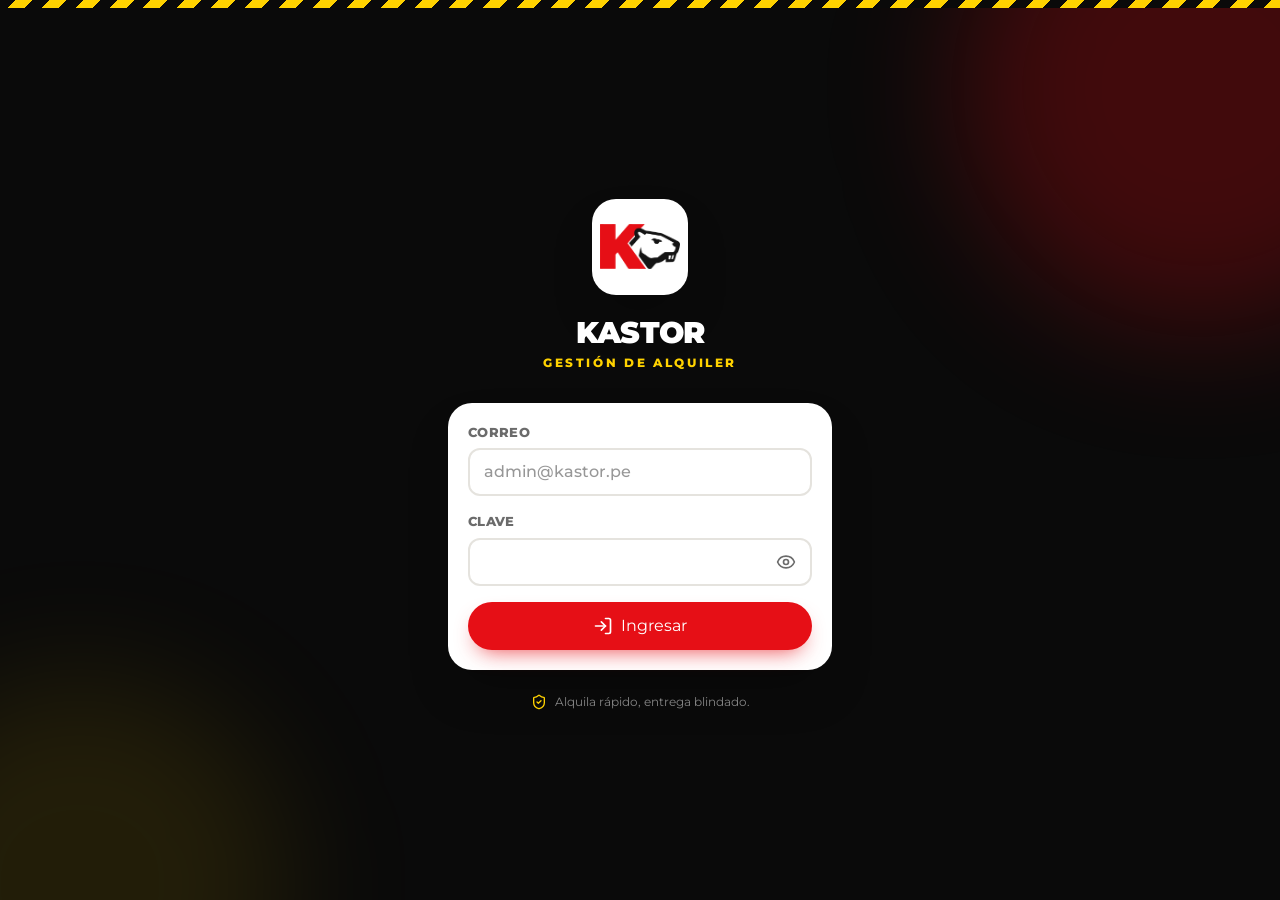
<file: index.html>
<!doctype html>
<html lang="es-PE">
<head>
<meta charset="UTF-8" />
<meta name="viewport" content="width=device-width, initial-scale=1, viewport-fit=cover" />
<meta name="theme-color" content="#0A0A0A" />
<meta name="robots" content="noindex" />
<title>Kastor · Gestión de alquiler</title>
<link rel="icon" href="./img/favicon.png" />
<link rel="apple-touch-icon" href="./img/apple-touch-icon.png" />
<link rel="manifest" href="./manifest.webmanifest" />
<link rel="preconnect" href="https://fonts.googleapis.com" />
<link rel="preconnect" href="https://fonts.gstatic.com" crossorigin />
<link href="https://fonts.googleapis.com/css2?family=Montserrat:wght@500;600;700;800;900&display=swap" rel="stylesheet" />
  <script type="module" crossorigin src="./assets/index-BCFYbyow.js"></script>
  <link rel="stylesheet" crossorigin href="./assets/index-C3NGwS7C.css">
</head>
<body>
<div id="root"></div>
</body>
</html>
</file>
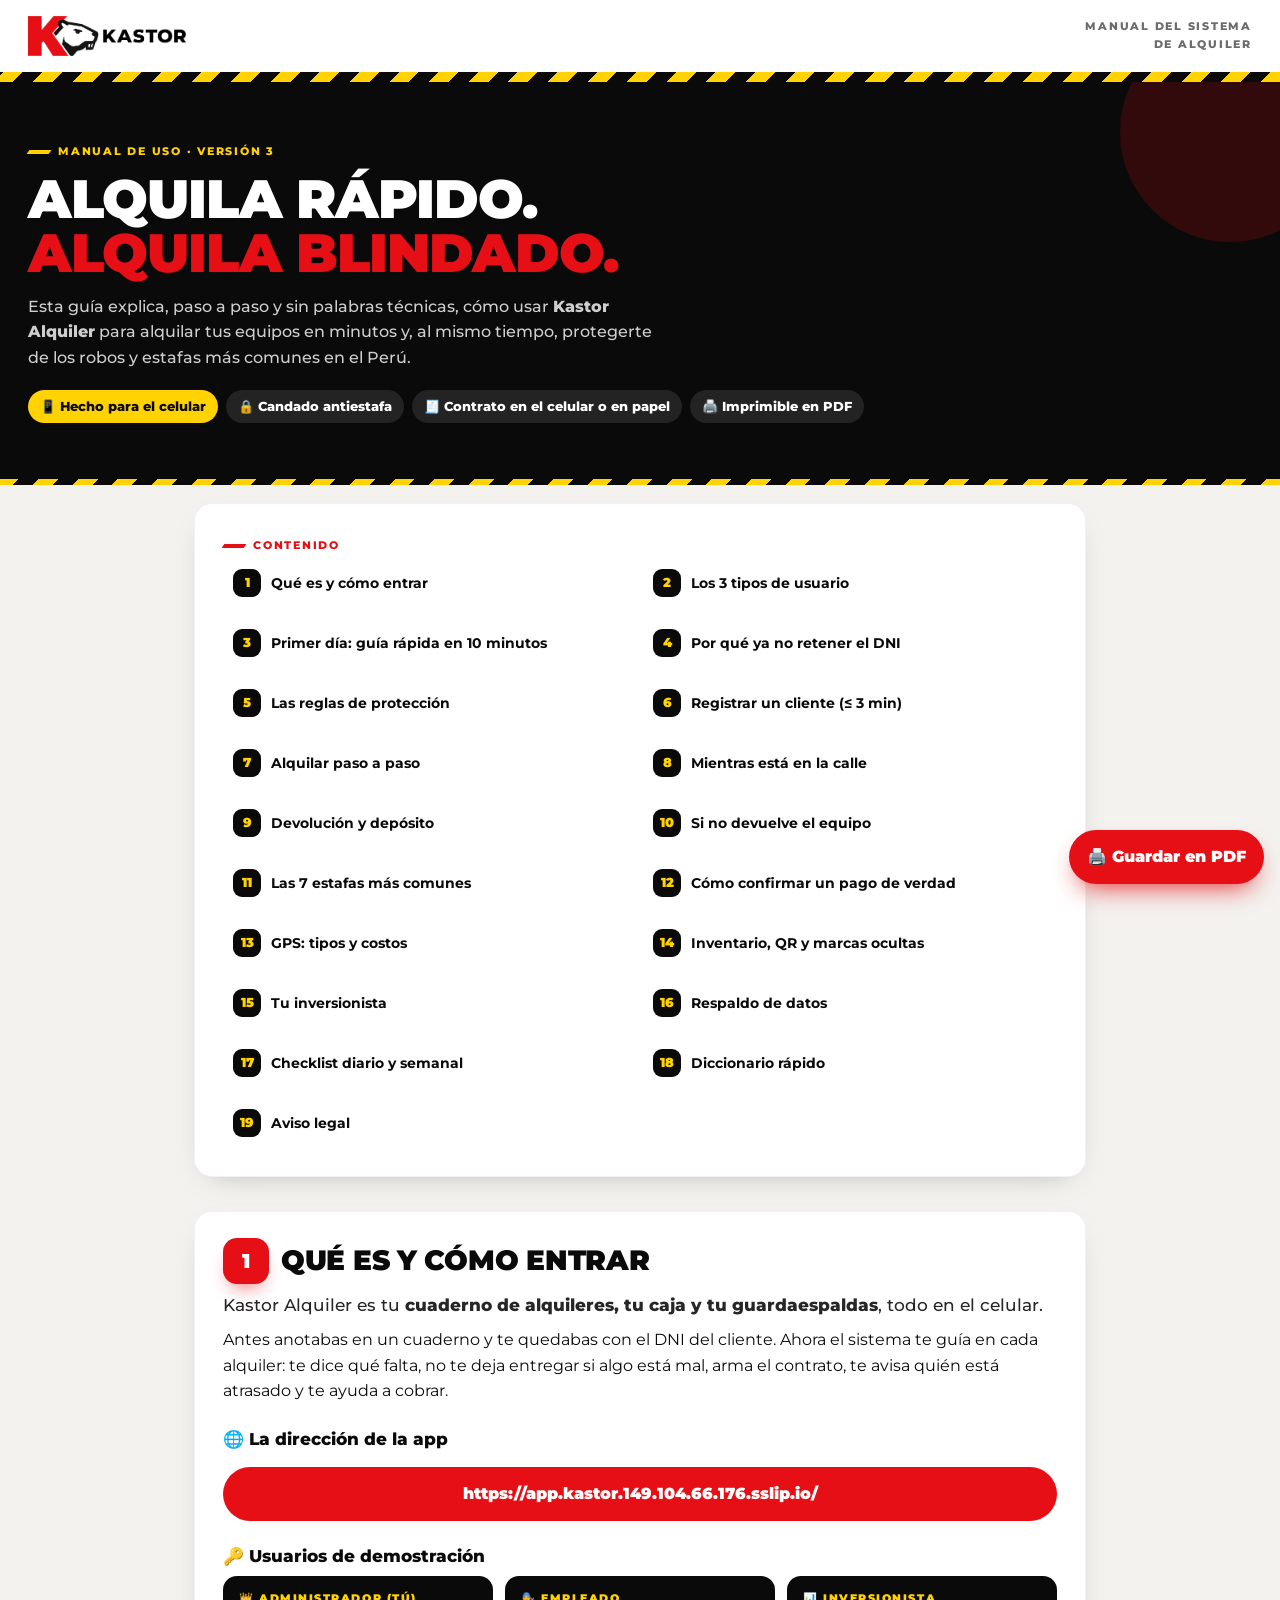
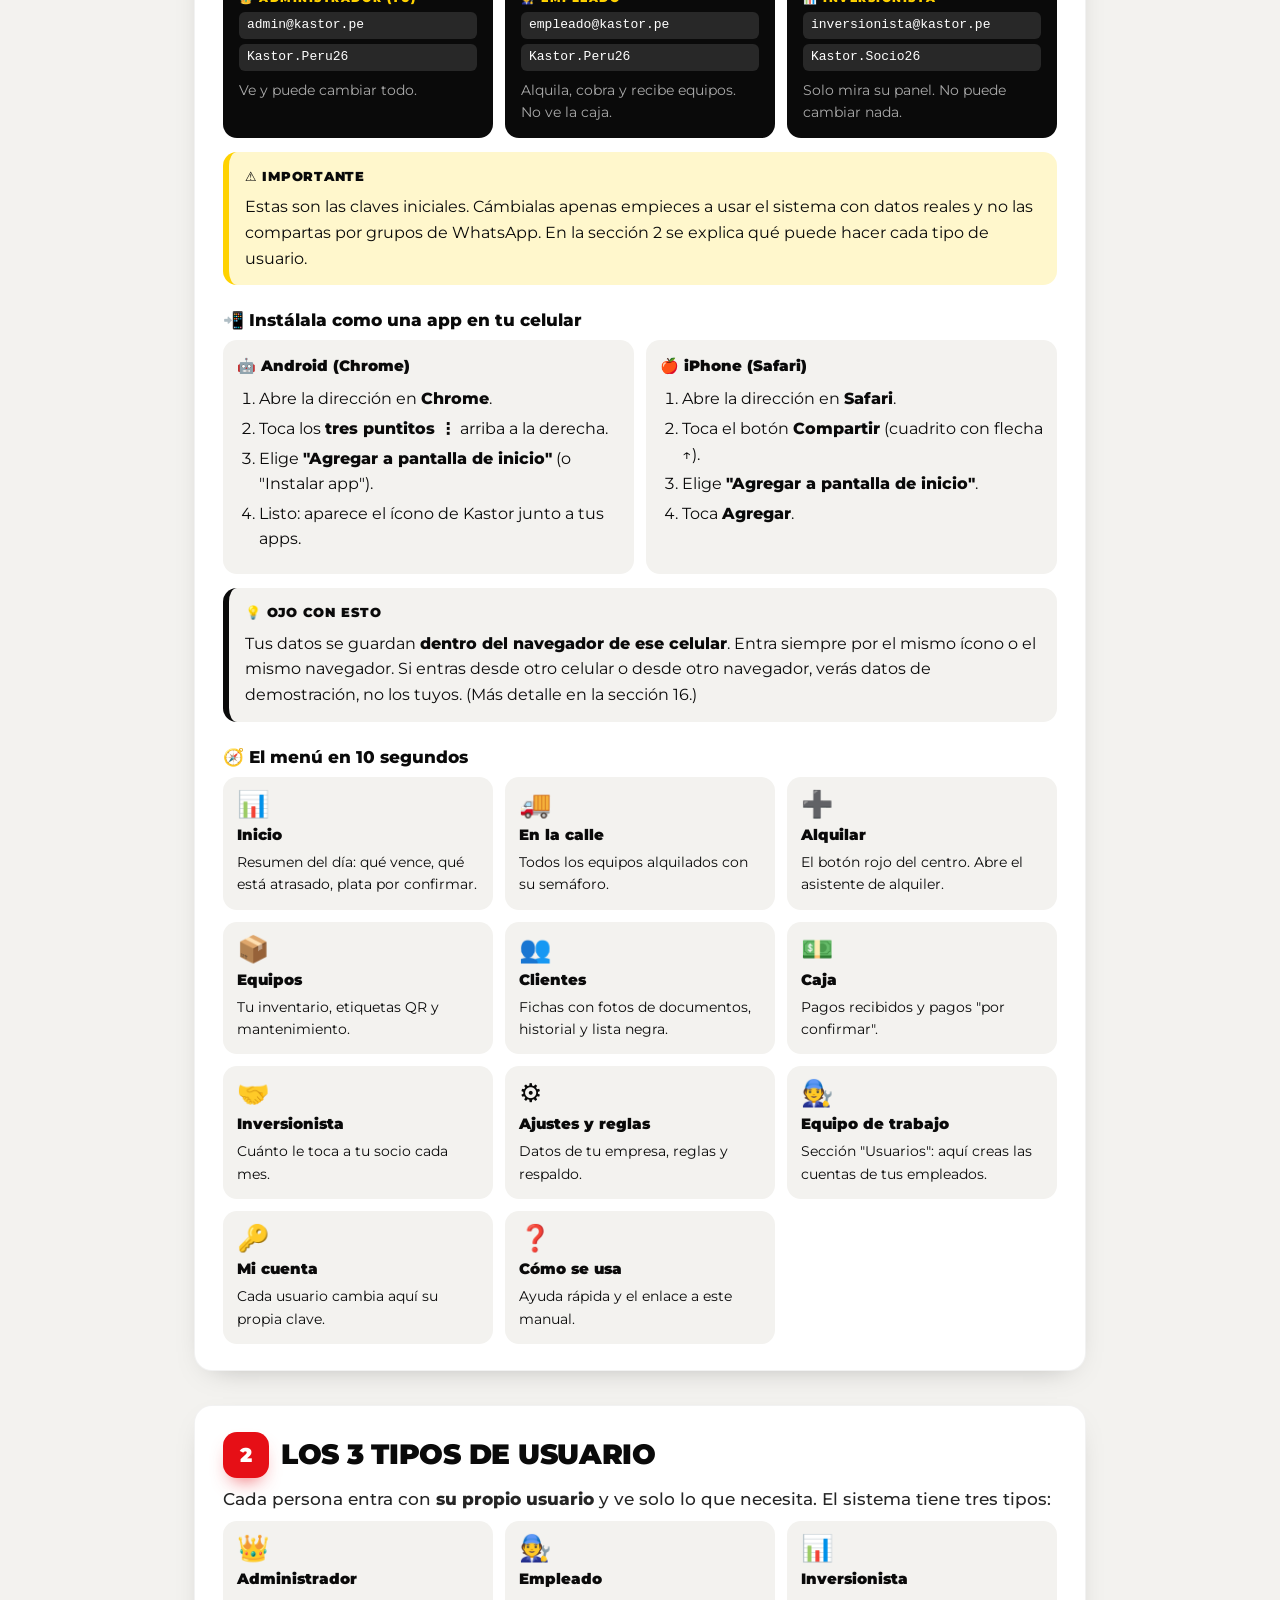
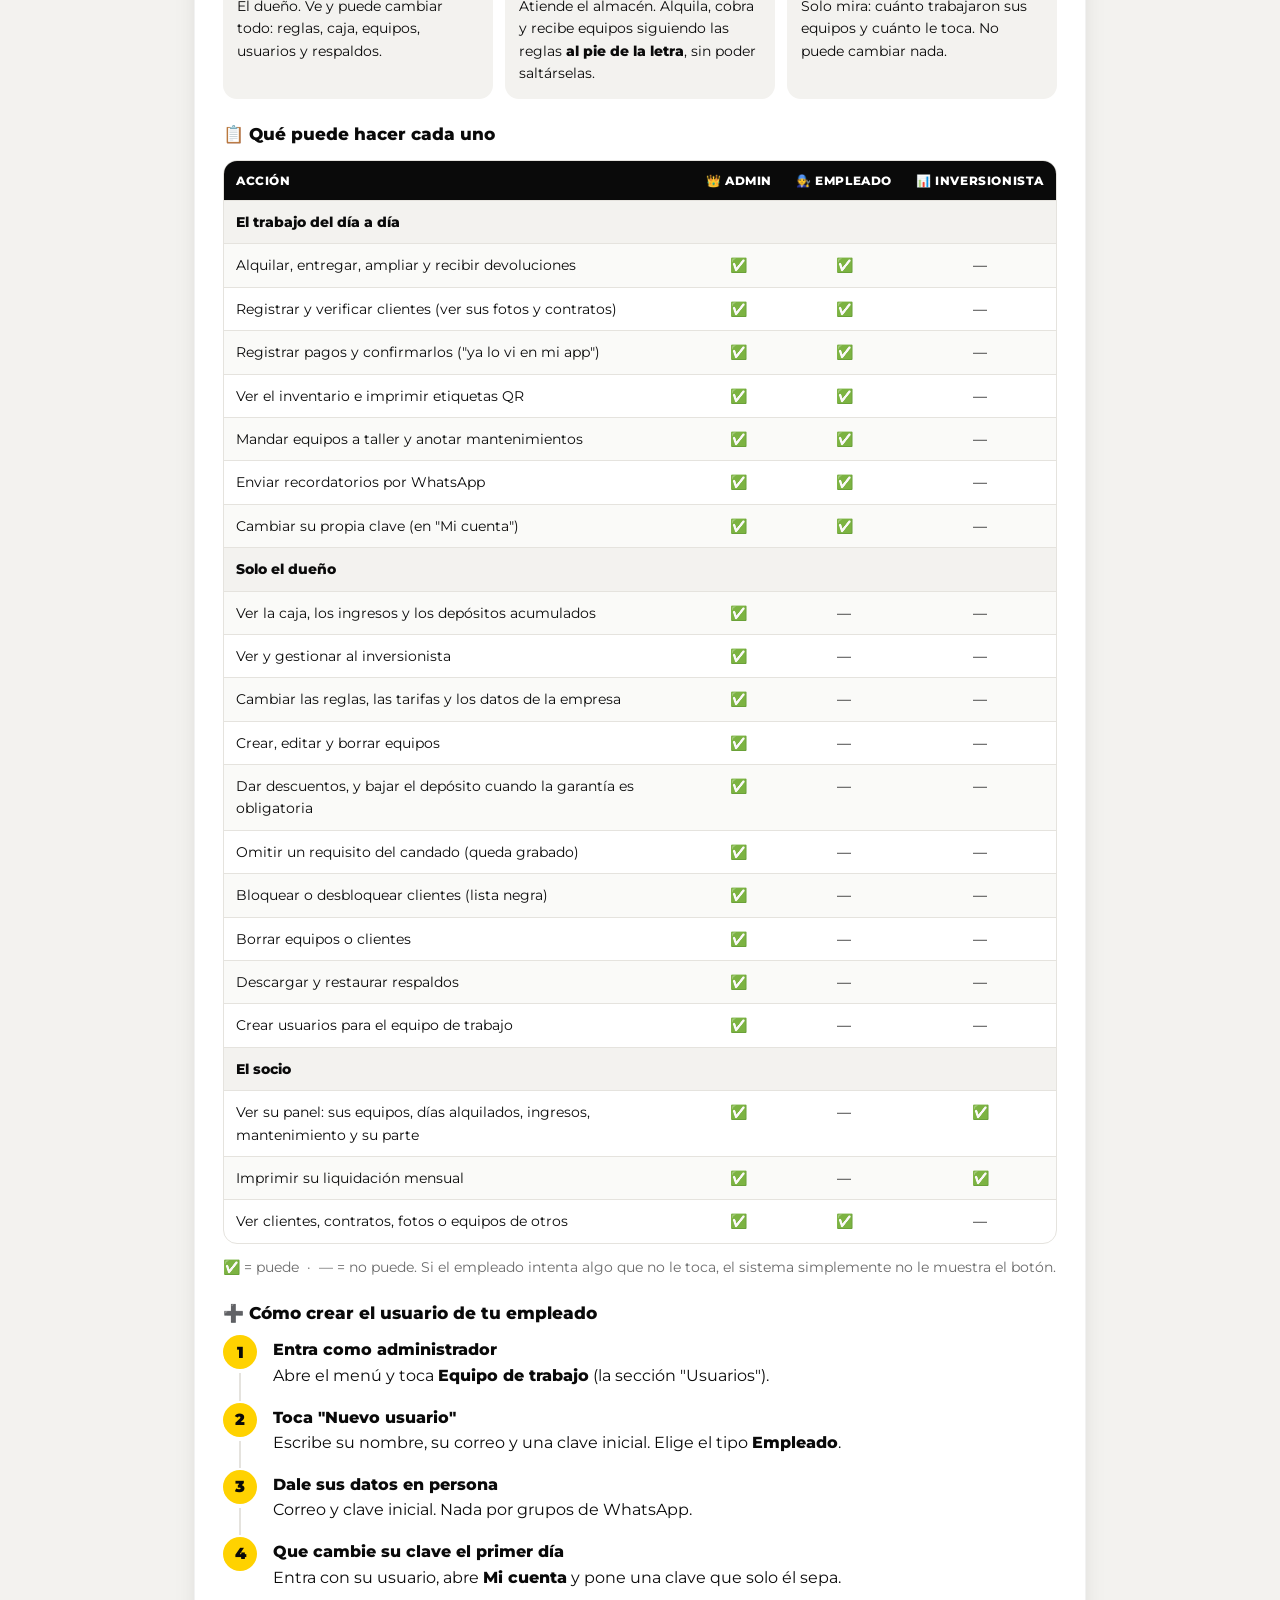
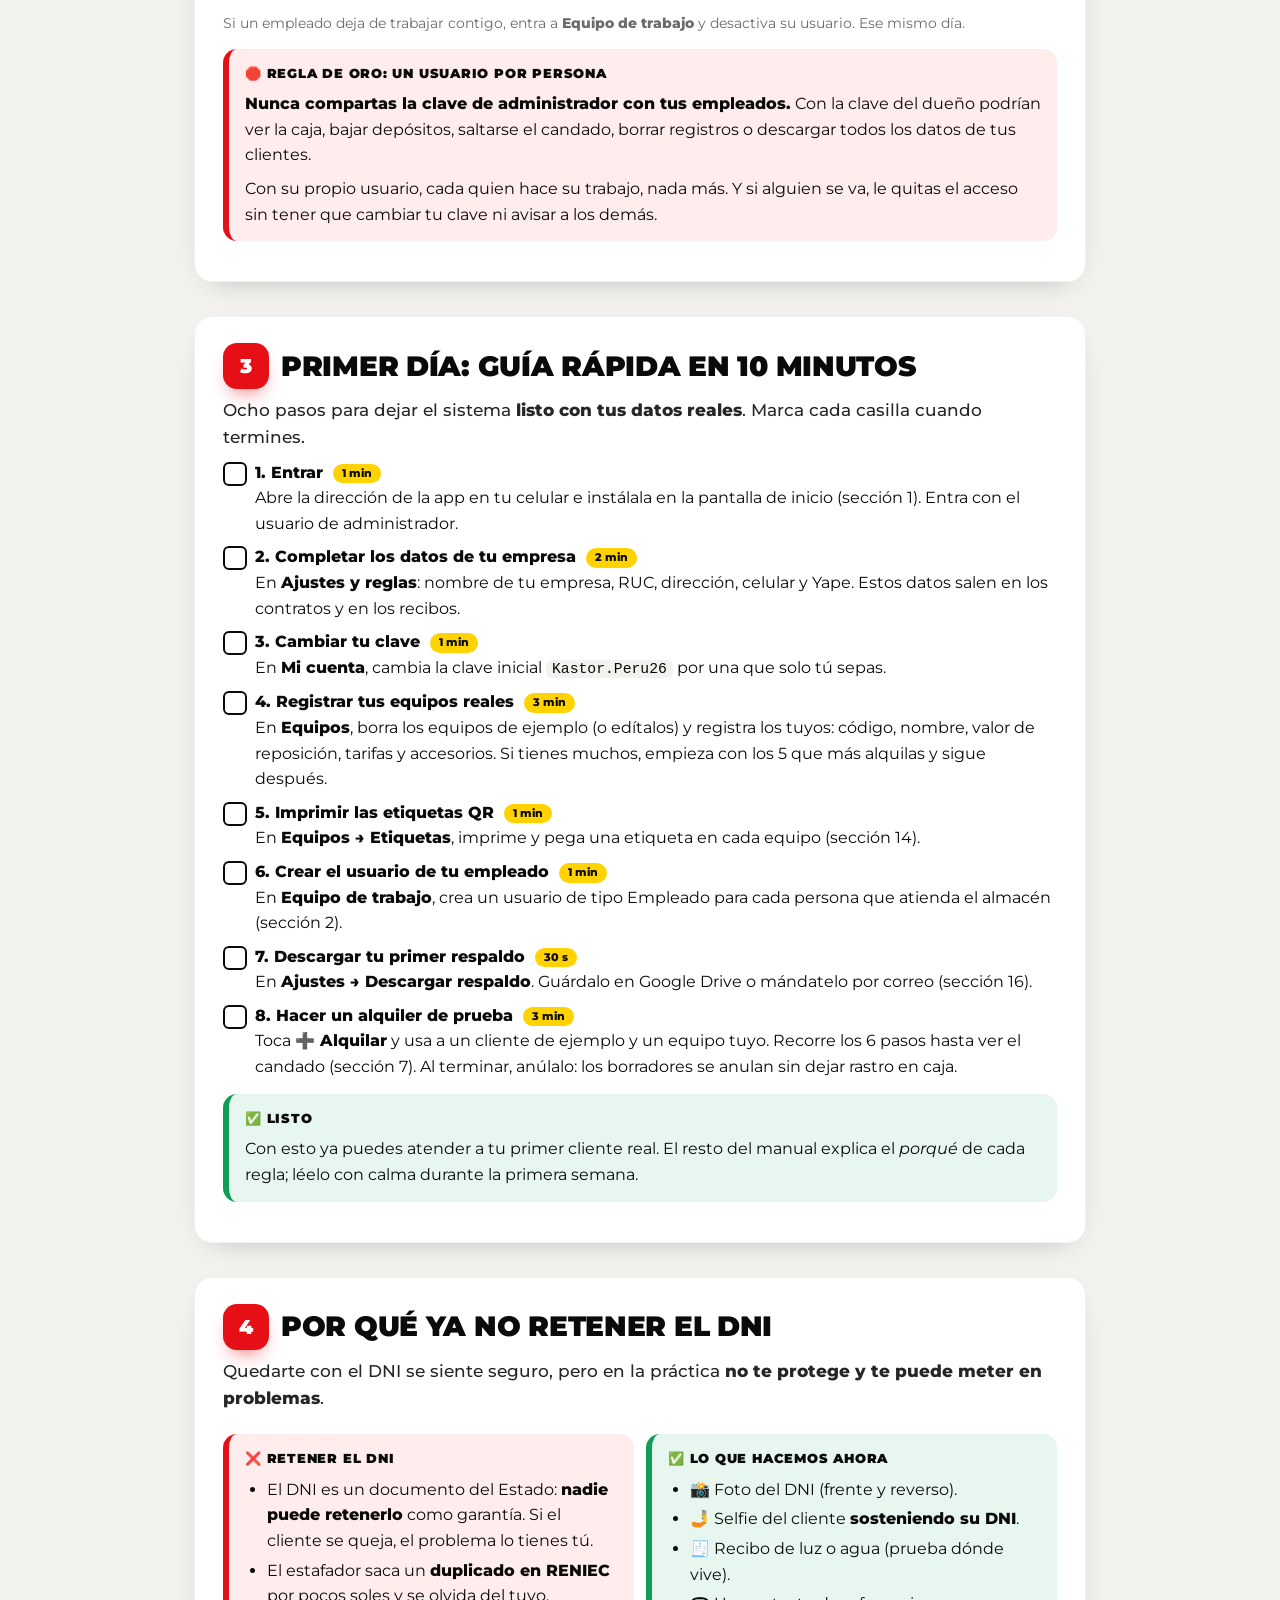
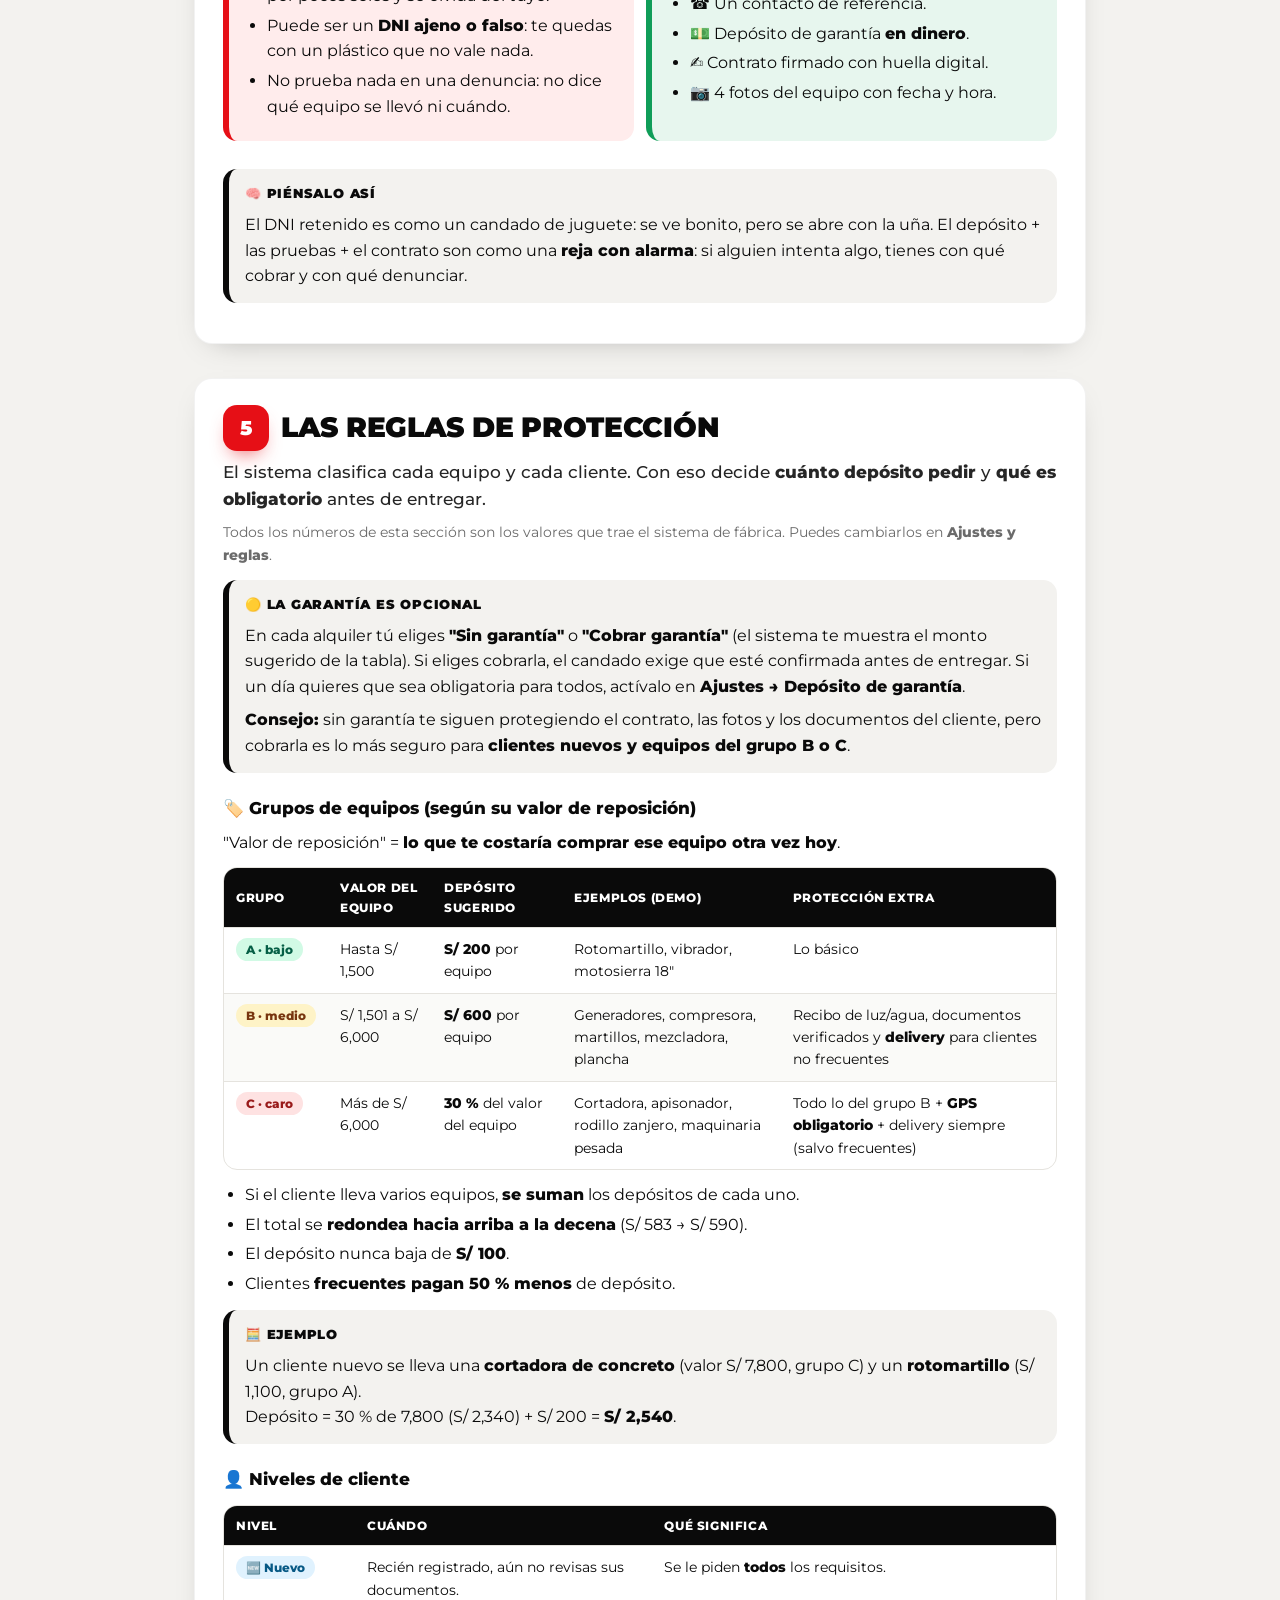
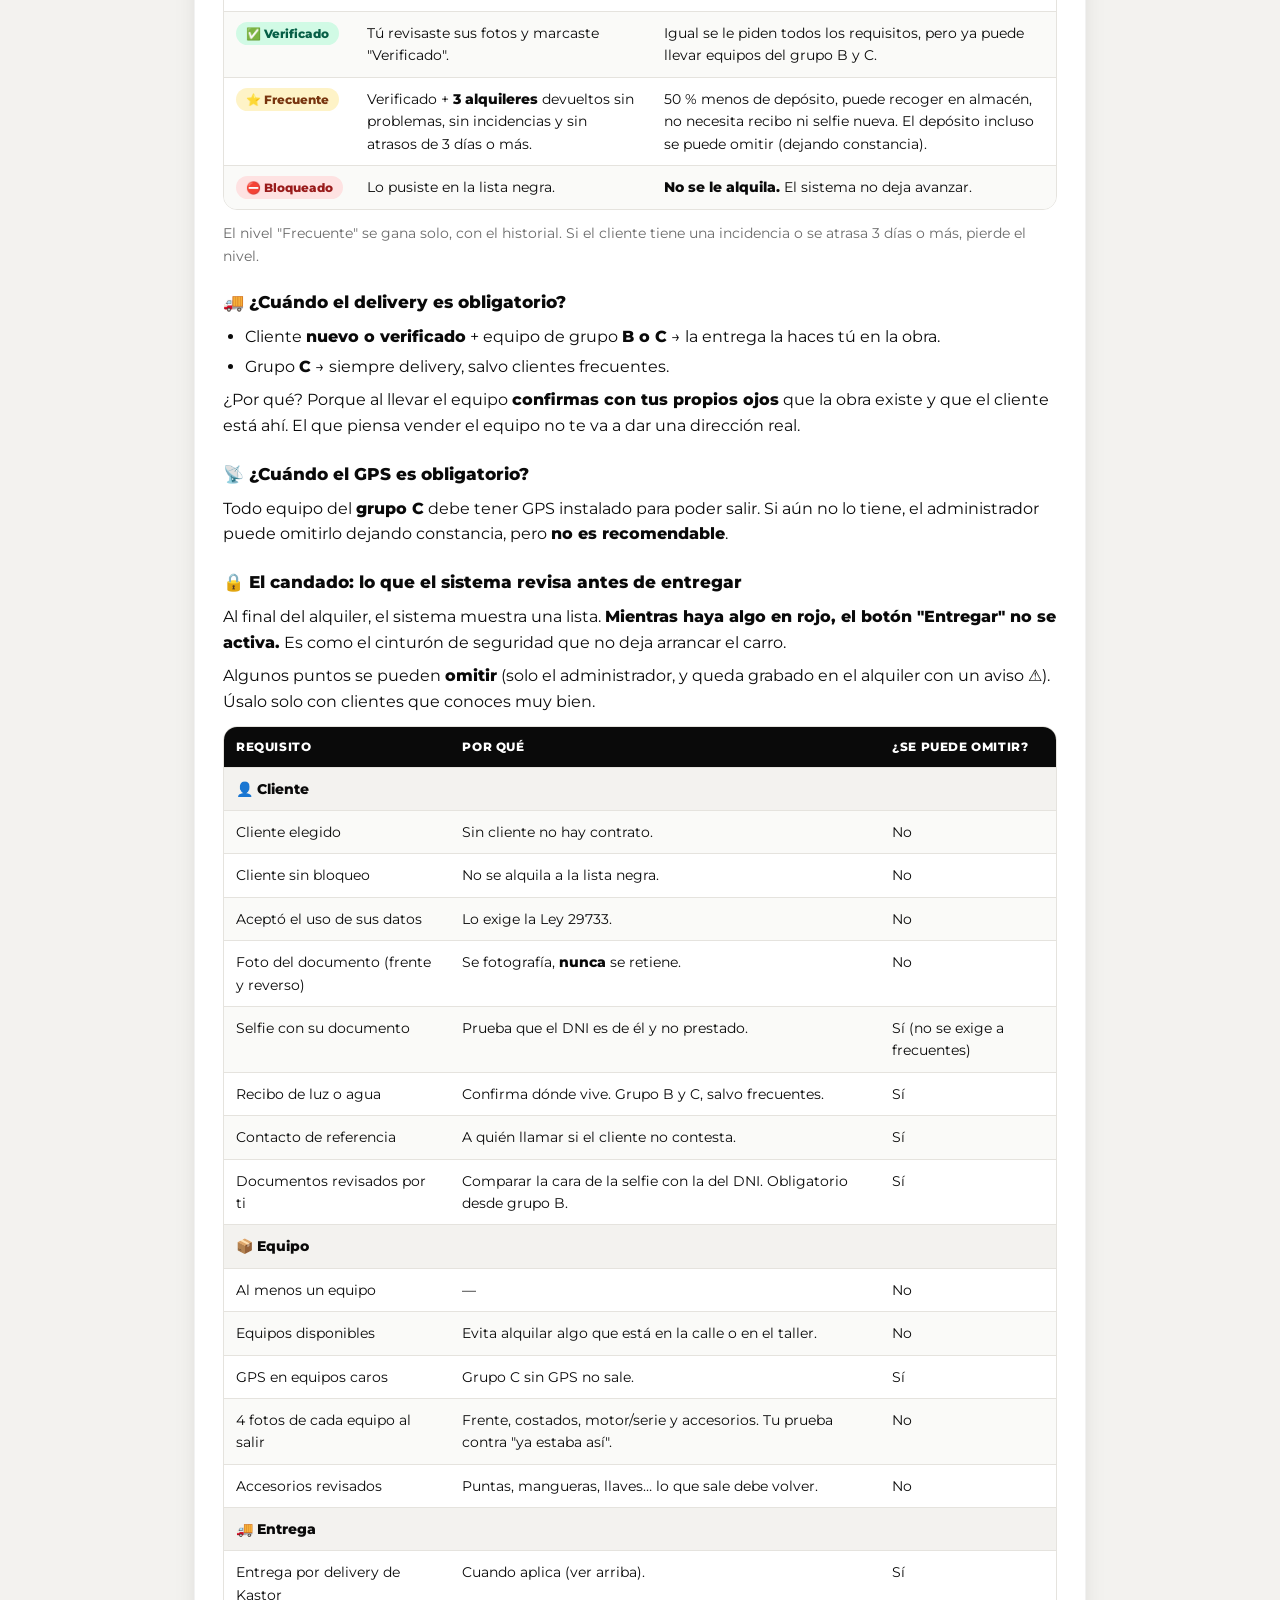
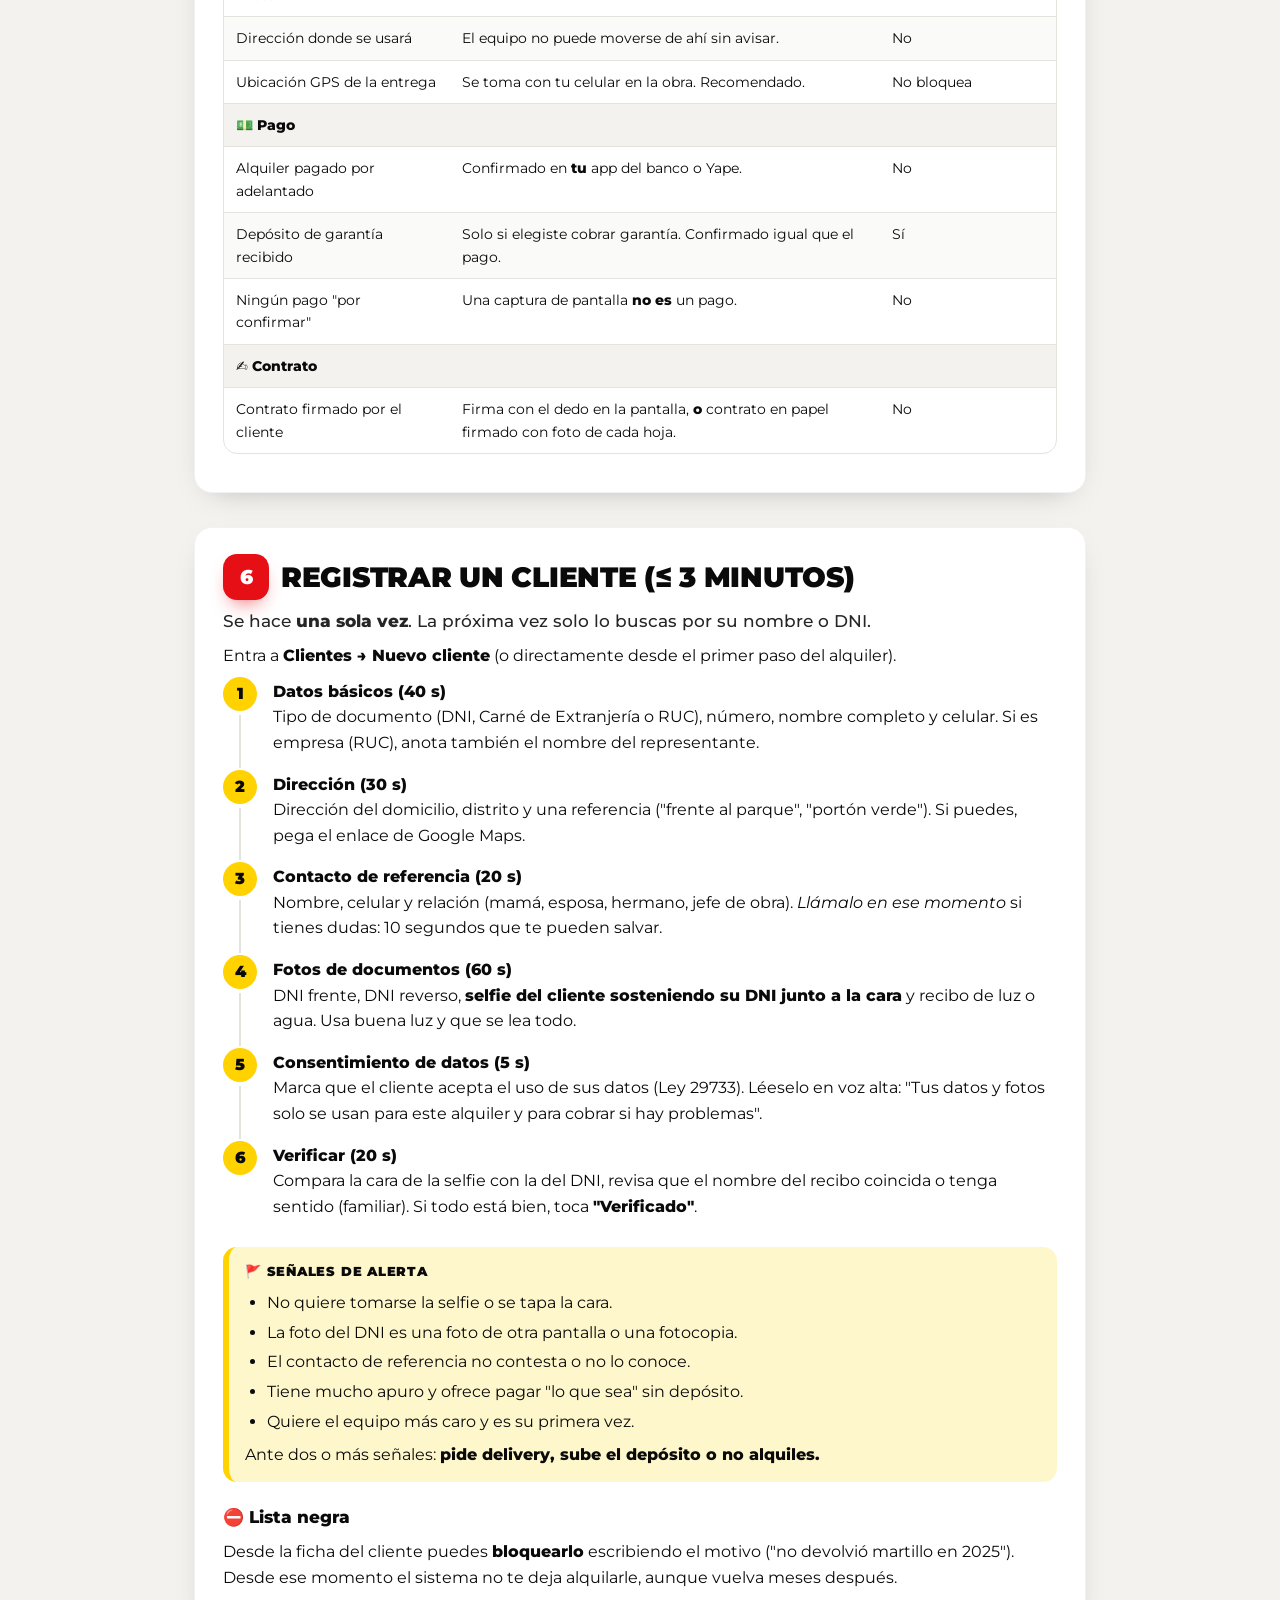
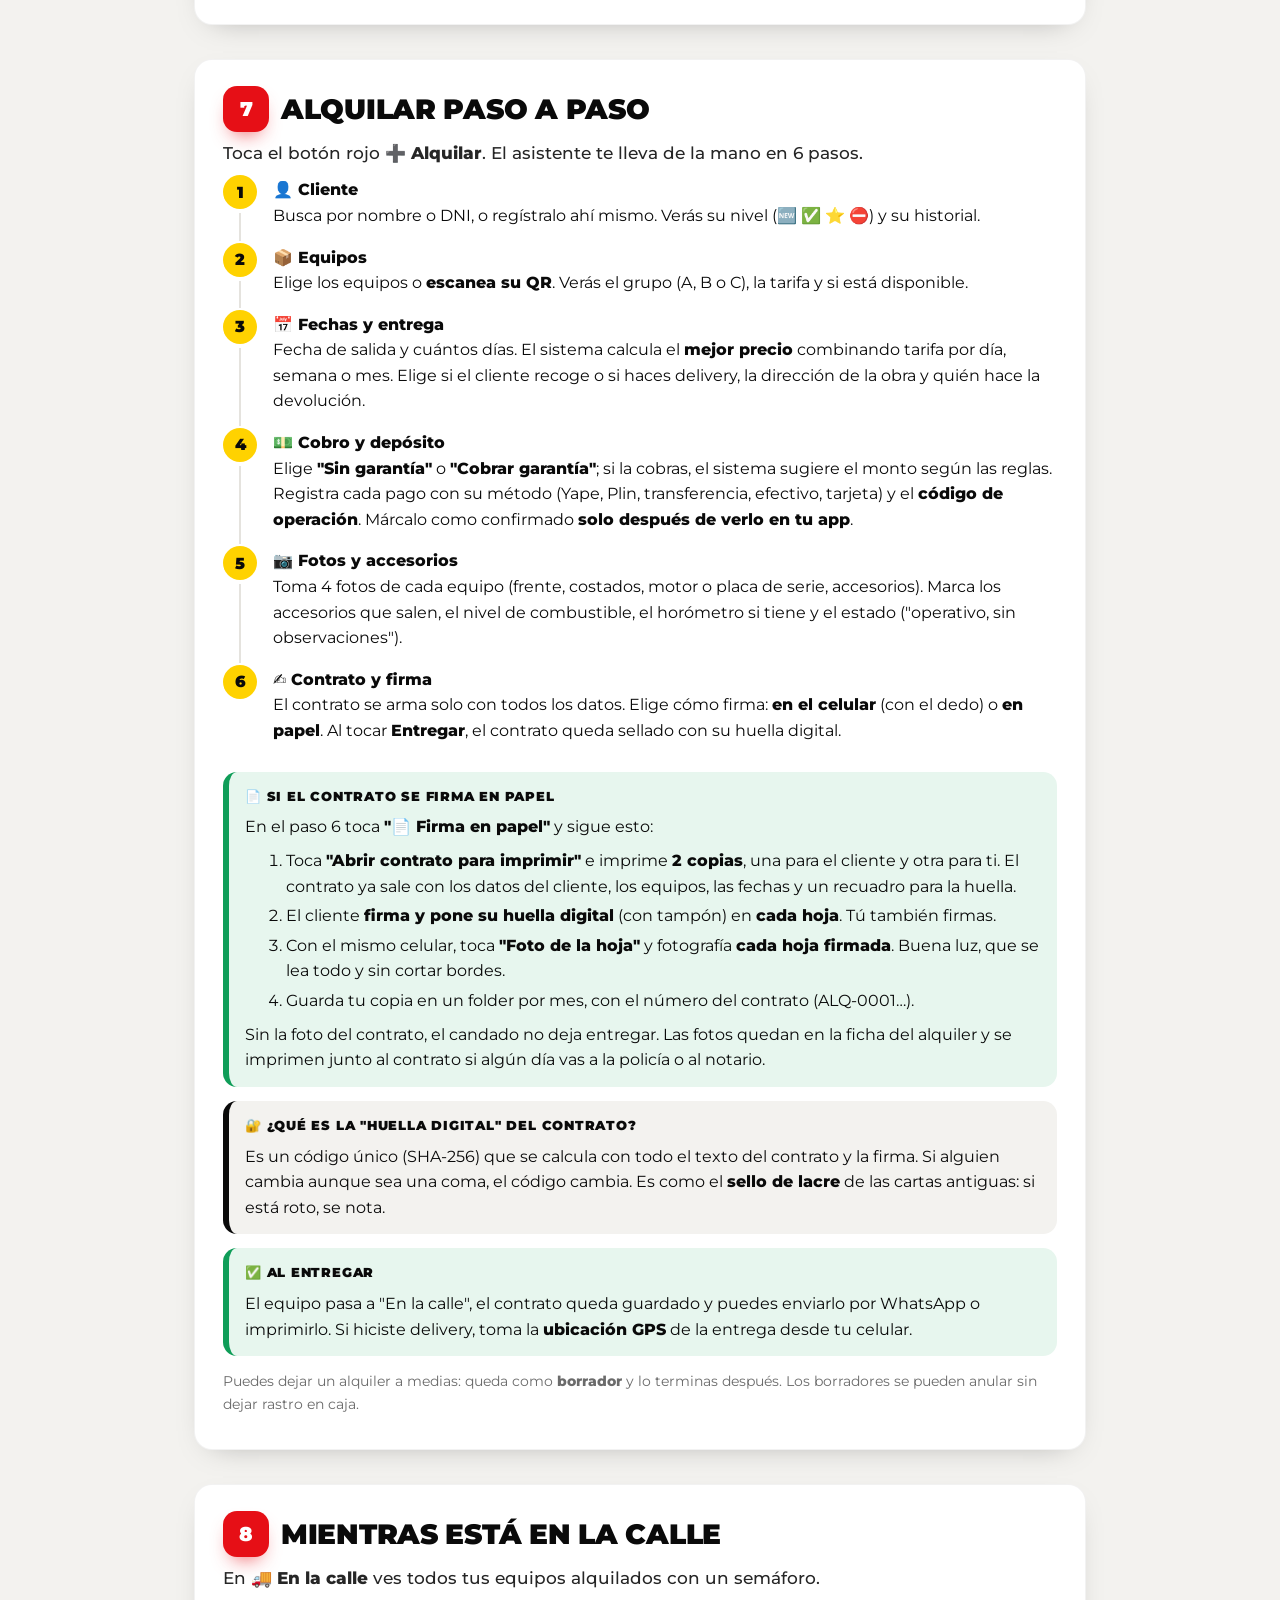
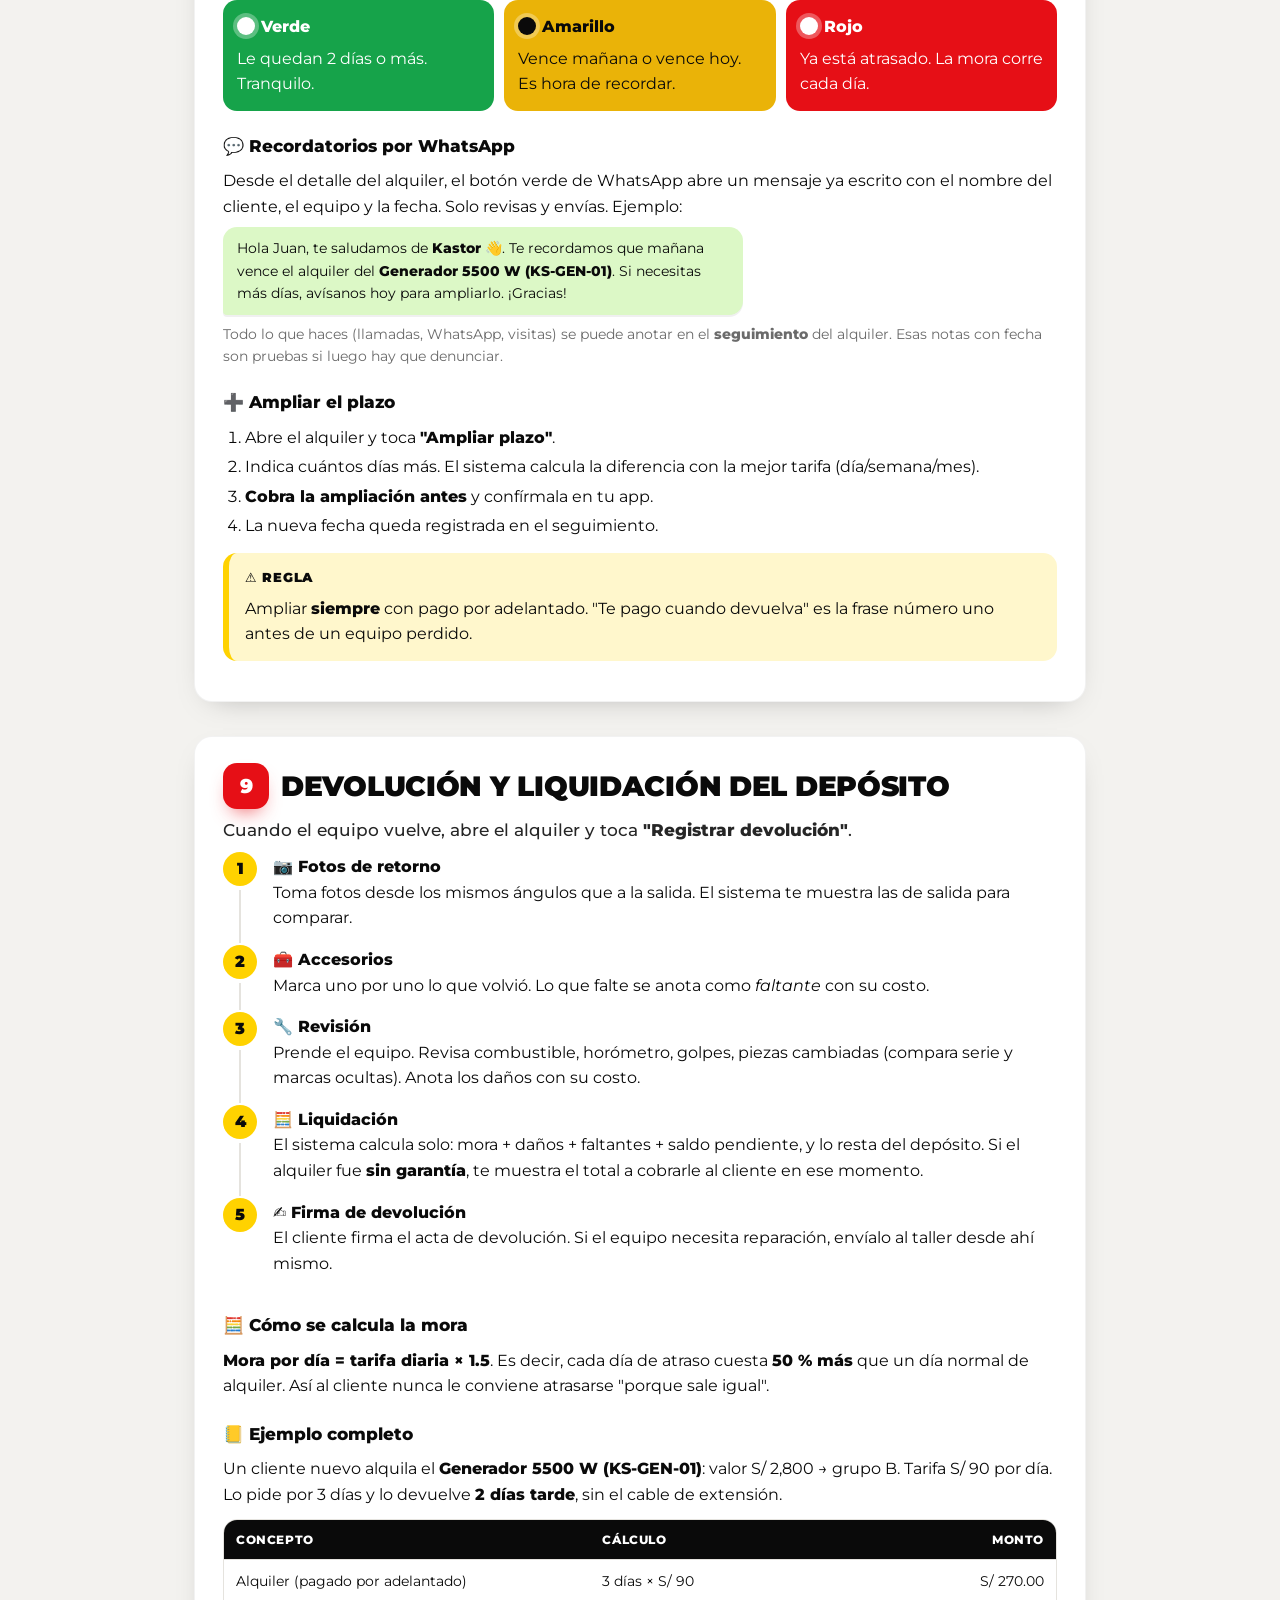
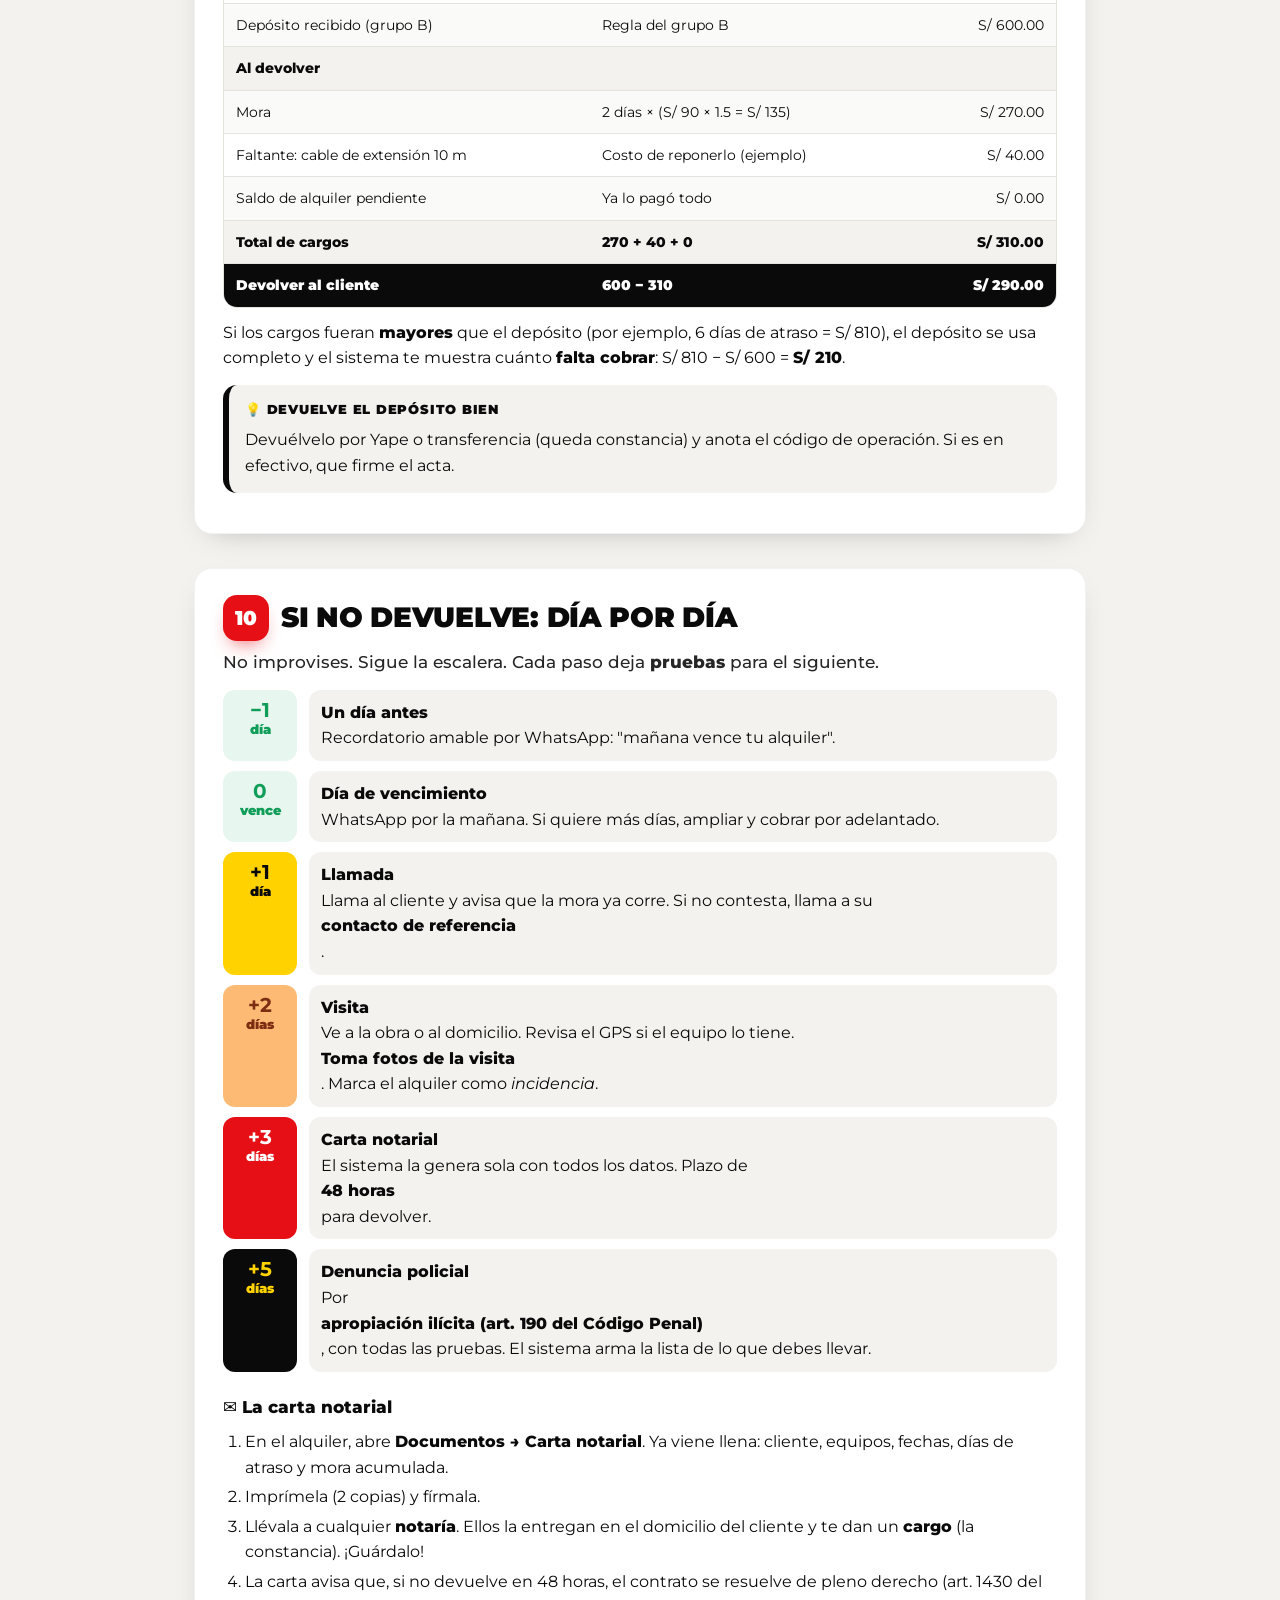
<file: manual.html>
<!doctype html>
<html lang="es-PE">
<head>
<meta charset="utf-8" />
<meta name="viewport" content="width=device-width, initial-scale=1, viewport-fit=cover" />
<title>Manual de uso · Kastor Alquiler</title>
<meta name="description" content="Manual paso a paso del sistema Kastor Alquiler: reglas de protección, alquiler, devolución, cobranza y respaldo." />
<meta name="theme-color" content="#0A0A0A" />
<link rel="icon" href="img/favicon.png" />
<link rel="preconnect" href="https://fonts.googleapis.com" />
<link rel="preconnect" href="https://fonts.gstatic.com" crossorigin />
<link href="https://fonts.googleapis.com/css2?family=Montserrat:wght@400;500;600;700;800;900&display=swap" rel="stylesheet" />
<style>
  :root {
    --rojo: #E60F16; --rojo-osc: #B80A10; --rojo-claro: #FFECEC;
    --negro: #0A0A0A; --grafito: #262626; --acero: #6B6B6B;
    --amarillo: #FFD200; --amarillo-claro: #FFF7CC;
    --concreto: #F3F2EF; --concreto-2: #E5E3DE;
    --verde: #0F9D58; --verde-claro: #E7F6EE;
    --radio: 18px;
    --sombra: 0 10px 30px -18px rgba(10,10,10,.35);
  }
  * { box-sizing: border-box; }
  html { -webkit-text-size-adjust: 100%; scroll-behavior: smooth; }
  body {
    margin: 0; background: var(--concreto); color: var(--negro);
    font-family: 'Montserrat', system-ui, -apple-system, 'Segoe UI', Roboto, Arial, sans-serif;
    font-size: 16px; line-height: 1.6; -webkit-font-smoothing: antialiased;
  }
  img { max-width: 100%; }
  a { color: var(--rojo); font-weight: 700; }
  .cinta { height: 10px; background: repeating-linear-gradient(-45deg, var(--amarillo) 0 14px, var(--negro) 14px 28px); }
  .cinta-fina { height: 6px; }

  /* Encabezado */
  .top { background: #fff; display: flex; align-items: center; justify-content: space-between; gap: 12px; padding: 14px 18px; }
  .top img { height: 40px; width: auto; display: block; }
  .top .tag { font-size: 11px; font-weight: 800; letter-spacing: .16em; text-transform: uppercase; color: var(--acero); text-align: right; }
  .hero { background: var(--negro); color: #fff; padding: 36px 18px 40px; position: relative; overflow: hidden; }
  .hero::after { content: ""; position: absolute; right: -60px; top: -60px; width: 220px; height: 220px; border-radius: 50%; background: var(--rojo); opacity: .18; }
  .hero .kick { color: var(--amarillo); }
  .hero h1 { font-size: clamp(30px, 8vw, 54px); line-height: 1; font-weight: 900; text-transform: uppercase; letter-spacing: -.02em; margin: 10px 0 14px; }
  .hero h1 span { color: var(--rojo); }
  .hero p { max-width: 640px; color: rgba(255,255,255,.8); margin: 0; font-weight: 500; }
  .hero .pills { display: flex; flex-wrap: wrap; gap: 8px; margin-top: 20px; }
  .pill { display: inline-flex; align-items: center; gap: 6px; border-radius: 999px; padding: 6px 12px; font-size: 13px; font-weight: 800; background: rgba(255,255,255,.1); color: #fff; }
  .pill.am { background: var(--amarillo); color: var(--negro); }

  .wrap { max-width: 920px; margin: 0 auto; padding: 0 14px 60px; }
  .kick { display: inline-flex; align-items: center; gap: 8px; font-size: 11px; font-weight: 800; letter-spacing: .16em; text-transform: uppercase; color: var(--rojo); }
  .kick::before { content: ""; width: 22px; height: 4px; background: currentColor; transform: skewX(-35deg); }

  /* Índice */
  .toc { margin-top: -22px; position: relative; z-index: 2; }
  .toc ol { list-style: none; margin: 0; padding: 0; display: grid; grid-template-columns: 1fr; gap: 6px; counter-reset: t; }
  .toc li a { display: flex; align-items: center; gap: 10px; padding: 9px 10px; border-radius: 12px; text-decoration: none; color: var(--negro); font-weight: 700; font-size: 14px; }
  .toc li a:hover { background: var(--concreto); }
  .toc li a::before { counter-increment: t; content: counter(t); flex: none; display: grid; place-items: center; width: 28px; height: 28px; border-radius: 9px; background: var(--negro); color: var(--amarillo); font-size: 13px; font-weight: 900; }
  @media (min-width: 640px) { .toc ol { grid-template-columns: 1fr 1fr; } }

  /* Tarjetas y secciones */
  .card { background: #fff; border-radius: var(--radio); box-shadow: var(--sombra); border: 1px solid rgba(10,10,10,.05); padding: 20px 18px; margin-top: 18px; }
  section.cap { margin-top: 34px; }
  .cap-head { display: flex; align-items: center; gap: 12px; margin-bottom: 4px; }
  .num { flex: none; display: grid; place-items: center; width: 46px; height: 46px; border-radius: 14px; background: var(--rojo); color: #fff; font-weight: 900; font-size: 20px; box-shadow: 0 10px 20px -10px rgba(230,15,22,.8); }
  h2 { font-size: clamp(21px, 5vw, 28px); line-height: 1.1; font-weight: 900; text-transform: uppercase; letter-spacing: -.01em; margin: 0; }
  h3 { font-size: 17px; font-weight: 800; margin: 22px 0 6px; }
  .card > h3:first-child { margin-top: 0; }
  p { margin: 8px 0; }
  ul, ol { padding-left: 22px; margin: 8px 0; }
  li { margin: 4px 0; }
  strong { font-weight: 800; }
  .lead { font-size: 17px; font-weight: 500; color: var(--grafito); }
  .muted { color: var(--acero); font-size: 14px; }

  /* Avisos */
  .box { border-radius: 14px; padding: 14px 16px; margin: 14px 0; border-left: 6px solid; }
  .box p:first-child { margin-top: 0; } .box p:last-child { margin-bottom: 0; }
  .ok { background: var(--verde-claro); border-color: var(--verde); }
  .warn { background: var(--amarillo-claro); border-color: var(--amarillo); }
  .stop { background: var(--rojo-claro); border-color: var(--rojo); }
  .tip { background: var(--concreto); border-color: var(--negro); }
  .box .t { font-weight: 900; text-transform: uppercase; font-size: 13px; letter-spacing: .06em; display: block; margin-bottom: 4px; }

  /* Tablas */
  .tabla { width: 100%; overflow-x: auto; margin: 12px 0; border-radius: 14px; border: 1px solid var(--concreto-2); }
  table { width: 100%; border-collapse: collapse; font-size: 14px; min-width: 520px; }
  th { background: var(--negro); color: #fff; text-align: left; font-weight: 800; padding: 10px 12px; font-size: 12px; text-transform: uppercase; letter-spacing: .05em; }
  td { padding: 10px 12px; border-top: 1px solid var(--concreto-2); vertical-align: top; }
  tr:nth-child(even) td { background: #FAFAF8; }
  td.r, th.r { text-align: right; white-space: nowrap; }
  tr.total td { background: var(--negro) !important; color: #fff; font-weight: 900; }
  tr.sub td { font-weight: 800; background: var(--concreto) !important; }

  td.c, th.c { text-align: center; white-space: nowrap; }
  table.roles td:first-child { min-width: 240px; }
  table.dicc td:first-child { white-space: nowrap; width: 1%; }
  .t-min { display: inline-block; vertical-align: 1px; margin-left: 6px; border-radius: 999px; padding: 1px 9px; font-size: 11px; font-weight: 800; background: var(--amarillo); color: var(--negro); }
  .primer-dia li { margin: 12px 0; }
  .primer-dia li > strong { font-size: 16px; }

  .chip { display: inline-block; border-radius: 999px; padding: 2px 10px; font-size: 12px; font-weight: 800; white-space: nowrap; }
  .c-a { background: #D1FAE5; color: #065F46; } .c-b { background: #FEF3C7; color: #78350F; } .c-c { background: #FEE2E2; color: #991B1B; }
  .c-n { background: #E0F2FE; color: #075985; } .c-g { background: var(--concreto-2); color: var(--grafito); }

  /* Pasos */
  .pasos { list-style: none; padding: 0; counter-reset: p; }
  .pasos > li { position: relative; padding: 2px 0 14px 50px; margin: 0; }
  .pasos > li::before { counter-increment: p; content: counter(p); position: absolute; left: 0; top: 0; width: 34px; height: 34px; border-radius: 50%; background: var(--amarillo); color: var(--negro); display: grid; place-items: center; font-weight: 900; }
  .pasos > li::after { content: ""; position: absolute; left: 16px; top: 38px; bottom: 2px; width: 2px; background: var(--concreto-2); }
  .pasos > li:last-child::after { display: none; }
  .pasos > li > strong:first-child { display: block; font-size: 16px; }

  /* Grillas */
  .grid { display: grid; gap: 12px; grid-template-columns: 1fr; }
  @media (min-width: 640px) { .g2 { grid-template-columns: 1fr 1fr; } .g3 { grid-template-columns: 1fr 1fr 1fr; } }
  .mini { background: var(--concreto); border-radius: 14px; padding: 14px; }
  .mini h4 { margin: 0 0 4px; font-size: 15px; font-weight: 900; }
  .mini p { margin: 0; font-size: 14px; }
  .ico { font-size: 26px; line-height: 1; display: block; margin-bottom: 6px; }

  /* Credenciales */
  .cred { background: var(--negro); color: #fff; border-radius: 14px; padding: 14px 16px; }
  .cred .rol { color: var(--amarillo); font-size: 11px; font-weight: 900; letter-spacing: .14em; text-transform: uppercase; }
  .cred code { display: block; font-family: ui-monospace, Consolas, monospace; font-size: 13px; margin-top: 5px; padding: 3px 8px; border-radius: 6px; background: rgba(255,255,255,.12); color: #fff; word-break: break-all; }
  code { font-family: ui-monospace, Consolas, monospace; background: var(--concreto); padding: 1px 6px; border-radius: 6px; font-size: .92em; }
  .url { display: block; text-align: center; background: var(--rojo); color: #fff; text-decoration: none; padding: 14px; border-radius: 999px; font-weight: 900; margin: 14px 0; word-break: break-all; }

  /* Línea de tiempo */
  .timeline { list-style: none; padding: 0; margin: 14px 0; }
  .timeline li { display: grid; grid-template-columns: 74px 1fr; gap: 12px; margin: 0 0 10px; }
  .timeline .d { border-radius: 12px; text-align: center; font-weight: 900; padding: 8px 4px; font-size: 13px; line-height: 1.2; }
  .timeline .d b { display: block; font-size: 20px; }
  .timeline .x { background: var(--concreto); border-radius: 12px; padding: 10px 12px; }
  .timeline .x strong { display: block; }
  .d0 { background: var(--verde-claro); color: var(--verde); }
  .d1 { background: var(--amarillo); color: var(--negro); }
  .d2 { background: #FDBA74; color: #7C2D12; }
  .d3 { background: var(--rojo); color: #fff; }
  .d4 { background: var(--negro); color: var(--amarillo); }

  .semaforo { display: grid; gap: 10px; grid-template-columns: 1fr; }
  @media (min-width: 640px) { .semaforo { grid-template-columns: repeat(3, 1fr); } }
  .luz { border-radius: 14px; padding: 14px; color: #fff; }
  .luz .dot { width: 18px; height: 18px; border-radius: 50%; background: #fff; display: inline-block; vertical-align: -3px; margin-right: 6px; box-shadow: 0 0 0 4px rgba(255,255,255,.3); }
  .l-v { background: #16A34A; } .l-a { background: #EAB308; color: var(--negro); } .l-a .dot { background: var(--negro); } .l-r { background: var(--rojo); }

  .check { list-style: none; padding: 0; }
  .check li { padding-left: 32px; position: relative; margin: 8px 0; }
  .check li::before { content: ""; position: absolute; left: 0; top: 2px; width: 20px; height: 20px; border: 2.5px solid var(--negro); border-radius: 6px; background: #fff; }

  .wa { background: #DCF8C6; border-radius: 14px 14px 14px 4px; padding: 10px 14px; font-size: 14px; max-width: 520px; margin: 8px 0; box-shadow: 0 2px 0 rgba(0,0,0,.06); }

  footer { background: var(--negro); color: rgba(255,255,255,.7); text-align: center; padding: 26px 18px; font-size: 13px; }
  footer strong { color: #fff; }
  .print-btn { position: fixed; right: 16px; bottom: 16px; z-index: 10; border: 0; background: var(--rojo); color: #fff; font: inherit; font-weight: 900; padding: 14px 18px; border-radius: 999px; box-shadow: 0 12px 26px -10px rgba(230,15,22,.9); cursor: pointer; }

  @media (min-width: 760px) {
    .card { padding: 26px 28px; }
    .top { padding: 16px 28px; } .hero { padding: 54px 28px 56px; }
  }

  @media print {
    @page { size: A4; margin: 12mm; }
    body { background: #fff; font-size: 10.5pt; line-height: 1.45; -webkit-print-color-adjust: exact; print-color-adjust: exact; }
    .print-btn, .no-print { display: none !important; }
    .wrap { max-width: none; padding: 0 0 10px; }
    .hero { padding: 24px 20px; }
    .hero h1 { font-size: 40px; }
    .toc { margin-top: 10px; }
    .toc ol { grid-template-columns: 1fr 1fr 1fr; gap: 2px; }
    .toc li a { padding: 4px 6px; font-size: 11.5px; gap: 8px; }
    .toc li a::before { width: 22px; height: 22px; font-size: 11px; border-radius: 7px; }
    .card { box-shadow: none; border: 1px solid #ddd; break-inside: auto; padding: 16px 18px; margin-top: 12px; }
    /* Las secciones fluyen una tras otra (sin páginas casi vacías). Los títulos se quedan con su contenido. */
    section.cap { break-before: auto; margin-top: 14px; }
    section.cap.sin-salto { margin-top: 14px; }
    .cap-head { margin-top: 2px; }
    .num { width: 38px; height: 38px; font-size: 17px; box-shadow: none; }
    h2 { font-size: 20px; }
    h3 { margin-top: 16px; }
    .box, .mini, .timeline li, tr, .cred, .luz, .pasos > li, .check li, .wa { break-inside: avoid; }
    .semaforo { break-inside: avoid; }
    h2, h3, h4, .cap-head, .lead, thead { break-after: avoid; }
    .tabla { overflow: visible; border: 1px solid #ccc; }
    table { min-width: 0; font-size: 9.5pt; }
    th { padding: 7px 9px; } td { padding: 7px 9px; }
    thead { display: table-header-group; }
    a { color: var(--negro); text-decoration: none; }
    .cinta { height: 8px; }
    footer { background: #fff; color: #555; border-top: 3px solid var(--negro); padding: 12px; break-inside: avoid; }
  }
</style>
</head>
<body>

<header>
  <div class="top">
    <img src="img/logo-horizontal.png" alt="Kastor" />
    <div class="tag">Manual del sistema<br />de alquiler</div>
  </div>
  <div class="cinta"></div>
  <div class="hero">
    <span class="kick">Manual de uso · versión 3</span>
    <h1>Alquila rápido.<br /><span>Alquila blindado.</span></h1>
    <p>Esta guía explica, paso a paso y sin palabras técnicas, cómo usar <strong>Kastor Alquiler</strong> para alquilar tus equipos en minutos y, al mismo tiempo, protegerte de los robos y estafas más comunes en el Perú.</p>
    <div class="pills">
      <span class="pill am">📱 Hecho para el celular</span>
      <span class="pill">🔒 Candado antiestafa</span>
      <span class="pill">🧾 Contrato en el celular o en papel</span>
      <span class="pill">🖨️ Imprimible en PDF</span>
    </div>
  </div>
  <div class="cinta cinta-fina"></div>
</header>

<main class="wrap">

  <nav class="card toc" aria-label="Índice">
    <span class="kick">Contenido</span>
    <ol>
      <li><a href="#s1">Qué es y cómo entrar</a></li>
      <li><a href="#s2">Los 3 tipos de usuario</a></li>
      <li><a href="#s3">Primer día: guía rápida en 10 minutos</a></li>
      <li><a href="#s4">Por qué ya no retener el DNI</a></li>
      <li><a href="#s5">Las reglas de protección</a></li>
      <li><a href="#s6">Registrar un cliente (≤ 3 min)</a></li>
      <li><a href="#s7">Alquilar paso a paso</a></li>
      <li><a href="#s8">Mientras está en la calle</a></li>
      <li><a href="#s9">Devolución y depósito</a></li>
      <li><a href="#s10">Si no devuelve el equipo</a></li>
      <li><a href="#s11">Las 7 estafas más comunes</a></li>
      <li><a href="#s12">Cómo confirmar un pago de verdad</a></li>
      <li><a href="#s13">GPS: tipos y costos</a></li>
      <li><a href="#s14">Inventario, QR y marcas ocultas</a></li>
      <li><a href="#s15">Tu inversionista</a></li>
      <li><a href="#s16">Respaldo de datos</a></li>
      <li><a href="#s17">Checklist diario y semanal</a></li>
      <li><a href="#s18">Diccionario rápido</a></li>
      <li><a href="#s19">Aviso legal</a></li>
    </ol>
  </nav>

  <!-- 1 -->
  <section class="cap sin-salto" id="s1">
    <div class="card">
      <div class="cap-head"><div class="num">1</div><h2>Qué es y cómo entrar</h2></div>
      <p class="lead">Kastor Alquiler es tu <strong>cuaderno de alquileres, tu caja y tu guardaespaldas</strong>, todo en el celular.</p>
      <p>Antes anotabas en un cuaderno y te quedabas con el DNI del cliente. Ahora el sistema te guía en cada alquiler: te dice qué falta, no te deja entregar si algo está mal, arma el contrato, te avisa quién está atrasado y te ayuda a cobrar.</p>

      <h3>🌐 La dirección de la app</h3>
      <a class="url" href="https://app.kastor.149.104.66.176.sslip.io/">https://app.kastor.149.104.66.176.sslip.io/</a>

      <h3>🔑 Usuarios de demostración</h3>
      <div class="grid g3">
        <div class="cred">
          <div class="rol">👑 Administrador (tú)</div>
          <code>admin@kastor.pe</code>
          <code>Kastor.Peru26</code>
          <p class="muted" style="color:rgba(255,255,255,.65);margin-bottom:0">Ve y puede cambiar todo.</p>
        </div>
        <div class="cred">
          <div class="rol">🧑‍🔧 Empleado</div>
          <code>empleado@kastor.pe</code>
          <code>Kastor.Peru26</code>
          <p class="muted" style="color:rgba(255,255,255,.65);margin-bottom:0">Alquila, cobra y recibe equipos. No ve la caja.</p>
        </div>
        <div class="cred">
          <div class="rol">📊 Inversionista</div>
          <code>inversionista@kastor.pe</code>
          <code>Kastor.Socio26</code>
          <p class="muted" style="color:rgba(255,255,255,.65);margin-bottom:0">Solo mira su panel. No puede cambiar nada.</p>
        </div>
      </div>
      <div class="box warn"><span class="t">⚠️ Importante</span><p>Estas son las claves iniciales. Cámbialas apenas empieces a usar el sistema con datos reales y no las compartas por grupos de WhatsApp. En la sección 2 se explica qué puede hacer cada tipo de usuario.</p></div>

      <h3>📲 Instálala como una app en tu celular</h3>
      <div class="grid g2">
        <div class="mini">
          <h4>🤖 Android (Chrome)</h4>
          <ol>
            <li>Abre la dirección en <strong>Chrome</strong>.</li>
            <li>Toca los <strong>tres puntitos ⋮</strong> arriba a la derecha.</li>
            <li>Elige <strong>"Agregar a pantalla de inicio"</strong> (o "Instalar app").</li>
            <li>Listo: aparece el ícono de Kastor junto a tus apps.</li>
          </ol>
        </div>
        <div class="mini">
          <h4>🍎 iPhone (Safari)</h4>
          <ol>
            <li>Abre la dirección en <strong>Safari</strong>.</li>
            <li>Toca el botón <strong>Compartir</strong> (cuadrito con flecha ↑).</li>
            <li>Elige <strong>"Agregar a pantalla de inicio"</strong>.</li>
            <li>Toca <strong>Agregar</strong>.</li>
          </ol>
        </div>
      </div>
      <div class="box tip"><span class="t">💡 Ojo con esto</span><p>Tus datos se guardan <strong>dentro del navegador de ese celular</strong>. Entra siempre por el mismo ícono o el mismo navegador. Si entras desde otro celular o desde otro navegador, verás datos de demostración, no los tuyos. (Más detalle en la sección 16.)</p></div>

      <h3>🧭 El menú en 10 segundos</h3>
      <div class="grid g3">
        <div class="mini"><span class="ico">📊</span><h4>Inicio</h4><p>Resumen del día: qué vence, qué está atrasado, plata por confirmar.</p></div>
        <div class="mini"><span class="ico">🚚</span><h4>En la calle</h4><p>Todos los equipos alquilados con su semáforo.</p></div>
        <div class="mini"><span class="ico">➕</span><h4>Alquilar</h4><p>El botón rojo del centro. Abre el asistente de alquiler.</p></div>
        <div class="mini"><span class="ico">📦</span><h4>Equipos</h4><p>Tu inventario, etiquetas QR y mantenimiento.</p></div>
        <div class="mini"><span class="ico">👥</span><h4>Clientes</h4><p>Fichas con fotos de documentos, historial y lista negra.</p></div>
        <div class="mini"><span class="ico">💵</span><h4>Caja</h4><p>Pagos recibidos y pagos "por confirmar".</p></div>
        <div class="mini"><span class="ico">🤝</span><h4>Inversionista</h4><p>Cuánto le toca a tu socio cada mes.</p></div>
        <div class="mini"><span class="ico">⚙️</span><h4>Ajustes y reglas</h4><p>Datos de tu empresa, reglas y respaldo.</p></div>
        <div class="mini"><span class="ico">🧑‍🔧</span><h4>Equipo de trabajo</h4><p>Sección "Usuarios": aquí creas las cuentas de tus empleados.</p></div>
        <div class="mini"><span class="ico">🔑</span><h4>Mi cuenta</h4><p>Cada usuario cambia aquí su propia clave.</p></div>
        <div class="mini"><span class="ico">❓</span><h4>Cómo se usa</h4><p>Ayuda rápida y el enlace a este manual.</p></div>
      </div>
    </div>
  </section>

  <!-- 2 -->
  <section class="cap" id="s2">
    <div class="card">
      <div class="cap-head"><div class="num">2</div><h2>Los 3 tipos de usuario</h2></div>
      <p class="lead">Cada persona entra con <strong>su propio usuario</strong> y ve solo lo que necesita. El sistema tiene tres tipos:</p>
      <div class="grid g3">
        <div class="mini"><span class="ico">👑</span><h4>Administrador</h4><p>El dueño. Ve y puede cambiar todo: reglas, caja, equipos, usuarios y respaldos.</p></div>
        <div class="mini"><span class="ico">🧑‍🔧</span><h4>Empleado</h4><p>Atiende el almacén. Alquila, cobra y recibe equipos siguiendo las reglas <strong>al pie de la letra</strong>, sin poder saltárselas.</p></div>
        <div class="mini"><span class="ico">📊</span><h4>Inversionista</h4><p>Solo mira: cuánto trabajaron sus equipos y cuánto le toca. No puede cambiar nada.</p></div>
      </div>

      <h3>📋 Qué puede hacer cada uno</h3>
      <div class="tabla"><table class="roles">
        <thead><tr><th>Acción</th><th class="c">👑 Admin</th><th class="c">🧑‍🔧 Empleado</th><th class="c">📊 Inversionista</th></tr></thead>
        <tbody>
          <tr class="sub"><td colspan="4">El trabajo del día a día</td></tr>
          <tr><td>Alquilar, entregar, ampliar y recibir devoluciones</td><td class="c">✅</td><td class="c">✅</td><td class="c">—</td></tr>
          <tr><td>Registrar y verificar clientes (ver sus fotos y contratos)</td><td class="c">✅</td><td class="c">✅</td><td class="c">—</td></tr>
          <tr><td>Registrar pagos y confirmarlos ("ya lo vi en mi app")</td><td class="c">✅</td><td class="c">✅</td><td class="c">—</td></tr>
          <tr><td>Ver el inventario e imprimir etiquetas QR</td><td class="c">✅</td><td class="c">✅</td><td class="c">—</td></tr>
          <tr><td>Mandar equipos a taller y anotar mantenimientos</td><td class="c">✅</td><td class="c">✅</td><td class="c">—</td></tr>
          <tr><td>Enviar recordatorios por WhatsApp</td><td class="c">✅</td><td class="c">✅</td><td class="c">—</td></tr>
          <tr><td>Cambiar su propia clave (en "Mi cuenta")</td><td class="c">✅</td><td class="c">✅</td><td class="c">—</td></tr>
          <tr class="sub"><td colspan="4">Solo el dueño</td></tr>
          <tr><td>Ver la caja, los ingresos y los depósitos acumulados</td><td class="c">✅</td><td class="c">—</td><td class="c">—</td></tr>
          <tr><td>Ver y gestionar al inversionista</td><td class="c">✅</td><td class="c">—</td><td class="c">—</td></tr>
          <tr><td>Cambiar las reglas, las tarifas y los datos de la empresa</td><td class="c">✅</td><td class="c">—</td><td class="c">—</td></tr>
          <tr><td>Crear, editar y borrar equipos</td><td class="c">✅</td><td class="c">—</td><td class="c">—</td></tr>
          <tr><td>Dar descuentos, y bajar el depósito cuando la garantía es obligatoria</td><td class="c">✅</td><td class="c">—</td><td class="c">—</td></tr>
          <tr><td>Omitir un requisito del candado (queda grabado)</td><td class="c">✅</td><td class="c">—</td><td class="c">—</td></tr>
          <tr><td>Bloquear o desbloquear clientes (lista negra)</td><td class="c">✅</td><td class="c">—</td><td class="c">—</td></tr>
          <tr><td>Borrar equipos o clientes</td><td class="c">✅</td><td class="c">—</td><td class="c">—</td></tr>
          <tr><td>Descargar y restaurar respaldos</td><td class="c">✅</td><td class="c">—</td><td class="c">—</td></tr>
          <tr><td>Crear usuarios para el equipo de trabajo</td><td class="c">✅</td><td class="c">—</td><td class="c">—</td></tr>
          <tr class="sub"><td colspan="4">El socio</td></tr>
          <tr><td>Ver su panel: sus equipos, días alquilados, ingresos, mantenimiento y su parte</td><td class="c">✅</td><td class="c">—</td><td class="c">✅</td></tr>
          <tr><td>Imprimir su liquidación mensual</td><td class="c">✅</td><td class="c">—</td><td class="c">✅</td></tr>
          <tr><td>Ver clientes, contratos, fotos o equipos de otros</td><td class="c">✅</td><td class="c">✅</td><td class="c">—</td></tr>
        </tbody>
      </table></div>
      <p class="muted">✅ = puede &nbsp;·&nbsp; — = no puede. Si el empleado intenta algo que no le toca, el sistema simplemente no le muestra el botón.</p>

      <h3>➕ Cómo crear el usuario de tu empleado</h3>
      <ol class="pasos">
        <li><strong>Entra como administrador</strong>Abre el menú y toca <strong>Equipo de trabajo</strong> (la sección "Usuarios").</li>
        <li><strong>Toca "Nuevo usuario"</strong>Escribe su nombre, su correo y una clave inicial. Elige el tipo <strong>Empleado</strong>.</li>
        <li><strong>Dale sus datos en persona</strong>Correo y clave inicial. Nada por grupos de WhatsApp.</li>
        <li><strong>Que cambie su clave el primer día</strong>Entra con su usuario, abre <strong>Mi cuenta</strong> y pone una clave que solo él sepa.</li>
      </ol>
      <p class="muted">Si un empleado deja de trabajar contigo, entra a <strong>Equipo de trabajo</strong> y desactiva su usuario. Ese mismo día.</p>

      <div class="box stop"><span class="t">🛑 Regla de oro: un usuario por persona</span>
        <p><strong>Nunca compartas la clave de administrador con tus empleados.</strong> Con la clave del dueño podrían ver la caja, bajar depósitos, saltarse el candado, borrar registros o descargar todos los datos de tus clientes.</p>
        <p>Con su propio usuario, cada quien hace su trabajo, nada más. Y si alguien se va, le quitas el acceso sin tener que cambiar tu clave ni avisar a los demás.</p>
      </div>
    </div>
  </section>

  <!-- 3 -->
  <section class="cap" id="s3">
    <div class="card">
      <div class="cap-head"><div class="num">3</div><h2>Primer día: guía rápida en 10 minutos</h2></div>
      <p class="lead">Ocho pasos para dejar el sistema <strong>listo con tus datos reales</strong>. Marca cada casilla cuando termines.</p>
      <ul class="check primer-dia">
        <li><strong>1. Entrar</strong> <span class="t-min">1 min</span><br />Abre la dirección de la app en tu celular e instálala en la pantalla de inicio (sección 1). Entra con el usuario de administrador.</li>
        <li><strong>2. Completar los datos de tu empresa</strong> <span class="t-min">2 min</span><br />En <strong>Ajustes y reglas</strong>: nombre de tu empresa, RUC, dirección, celular y Yape. Estos datos salen en los contratos y en los recibos.</li>
        <li><strong>3. Cambiar tu clave</strong> <span class="t-min">1 min</span><br />En <strong>Mi cuenta</strong>, cambia la clave inicial <code>Kastor.Peru26</code> por una que solo tú sepas.</li>
        <li><strong>4. Registrar tus equipos reales</strong> <span class="t-min">3 min</span><br />En <strong>Equipos</strong>, borra los equipos de ejemplo (o edítalos) y registra los tuyos: código, nombre, valor de reposición, tarifas y accesorios. Si tienes muchos, empieza con los 5 que más alquilas y sigue después.</li>
        <li><strong>5. Imprimir las etiquetas QR</strong> <span class="t-min">1 min</span><br />En <strong>Equipos → Etiquetas</strong>, imprime y pega una etiqueta en cada equipo (sección 14).</li>
        <li><strong>6. Crear el usuario de tu empleado</strong> <span class="t-min">1 min</span><br />En <strong>Equipo de trabajo</strong>, crea un usuario de tipo Empleado para cada persona que atienda el almacén (sección 2).</li>
        <li><strong>7. Descargar tu primer respaldo</strong> <span class="t-min">30 s</span><br />En <strong>Ajustes → Descargar respaldo</strong>. Guárdalo en Google Drive o mándatelo por correo (sección 16).</li>
        <li><strong>8. Hacer un alquiler de prueba</strong> <span class="t-min">3 min</span><br />Toca <strong>➕ Alquilar</strong> y usa a un cliente de ejemplo y un equipo tuyo. Recorre los 6 pasos hasta ver el candado (sección 7). Al terminar, anúlalo: los borradores se anulan sin dejar rastro en caja.</li>
      </ul>
      <div class="box ok"><span class="t">✅ Listo</span><p>Con esto ya puedes atender a tu primer cliente real. El resto del manual explica el <em>porqué</em> de cada regla; léelo con calma durante la primera semana.</p></div>
    </div>
  </section>

  <!-- 4 -->
  <section class="cap" id="s4">
    <div class="card">
      <div class="cap-head"><div class="num">4</div><h2>Por qué ya no retener el DNI</h2></div>
      <p class="lead">Quedarte con el DNI se siente seguro, pero en la práctica <strong>no te protege y te puede meter en problemas</strong>.</p>
      <div class="grid g2">
        <div class="box stop"><span class="t">❌ Retener el DNI</span>
          <ul>
            <li>El DNI es un documento del Estado: <strong>nadie puede retenerlo</strong> como garantía. Si el cliente se queja, el problema lo tienes tú.</li>
            <li>El estafador saca un <strong>duplicado en RENIEC</strong> por pocos soles y se olvida del tuyo.</li>
            <li>Puede ser un <strong>DNI ajeno o falso</strong>: te quedas con un plástico que no vale nada.</li>
            <li>No prueba nada en una denuncia: no dice qué equipo se llevó ni cuándo.</li>
          </ul>
        </div>
        <div class="box ok"><span class="t">✅ Lo que hacemos ahora</span>
          <ul>
            <li>📸 Foto del DNI (frente y reverso).</li>
            <li>🤳 Selfie del cliente <strong>sosteniendo su DNI</strong>.</li>
            <li>🧾 Recibo de luz o agua (prueba dónde vive).</li>
            <li>☎️ Un contacto de referencia.</li>
            <li>💵 Depósito de garantía <strong>en dinero</strong>.</li>
            <li>✍️ Contrato firmado con huella digital.</li>
            <li>📷 4 fotos del equipo con fecha y hora.</li>
          </ul>
        </div>
      </div>
      <div class="box tip"><span class="t">🧠 Piénsalo así</span><p>El DNI retenido es como un candado de juguete: se ve bonito, pero se abre con la uña. El depósito + las pruebas + el contrato son como una <strong>reja con alarma</strong>: si alguien intenta algo, tienes con qué cobrar y con qué denunciar.</p></div>
    </div>
  </section>

  <!-- 5 -->
  <section class="cap" id="s5">
    <div class="card">
      <div class="cap-head"><div class="num">5</div><h2>Las reglas de protección</h2></div>
      <p class="lead">El sistema clasifica cada equipo y cada cliente. Con eso decide <strong>cuánto depósito pedir</strong> y <strong>qué es obligatorio</strong> antes de entregar.</p>
      <p class="muted">Todos los números de esta sección son los valores que trae el sistema de fábrica. Puedes cambiarlos en <strong>Ajustes y reglas</strong>.</p>
      <div class="box tip"><span class="t">🟡 La garantía es OPCIONAL</span><p>En cada alquiler tú eliges <strong>"Sin garantía"</strong> o <strong>"Cobrar garantía"</strong> (el sistema te muestra el monto sugerido de la tabla). Si eliges cobrarla, el candado exige que esté confirmada antes de entregar. Si un día quieres que sea obligatoria para todos, actívalo en <strong>Ajustes → Depósito de garantía</strong>.</p><p><strong>Consejo:</strong> sin garantía te siguen protegiendo el contrato, las fotos y los documentos del cliente, pero cobrarla es lo más seguro para <strong>clientes nuevos y equipos del grupo B o C</strong>.</p></div>

      <h3>🏷️ Grupos de equipos (según su valor de reposición)</h3>
      <p>"Valor de reposición" = <strong>lo que te costaría comprar ese equipo otra vez hoy</strong>.</p>
      <div class="tabla"><table>
        <thead><tr><th>Grupo</th><th>Valor del equipo</th><th>Depósito sugerido</th><th>Ejemplos (demo)</th><th>Protección extra</th></tr></thead>
        <tbody>
          <tr><td><span class="chip c-a">A · bajo</span></td><td>Hasta S/ 1,500</td><td><strong>S/ 200</strong> por equipo</td><td>Rotomartillo, vibrador, motosierra 18"</td><td>Lo básico</td></tr>
          <tr><td><span class="chip c-b">B · medio</span></td><td>S/ 1,501 a S/ 6,000</td><td><strong>S/ 600</strong> por equipo</td><td>Generadores, compresora, martillos, mezcladora, plancha</td><td>Recibo de luz/agua, documentos verificados y <strong>delivery</strong> para clientes no frecuentes</td></tr>
          <tr><td><span class="chip c-c">C · caro</span></td><td>Más de S/ 6,000</td><td><strong>30 %</strong> del valor del equipo</td><td>Cortadora, apisonador, rodillo zanjero, maquinaria pesada</td><td>Todo lo del grupo B + <strong>GPS obligatorio</strong> + delivery siempre (salvo frecuentes)</td></tr>
        </tbody>
      </table></div>
      <ul>
        <li>Si el cliente lleva varios equipos, <strong>se suman</strong> los depósitos de cada uno.</li>
        <li>El total se <strong>redondea hacia arriba a la decena</strong> (S/ 583 → S/ 590).</li>
        <li>El depósito nunca baja de <strong>S/ 100</strong>.</li>
        <li>Clientes <strong>frecuentes pagan 50 % menos</strong> de depósito.</li>
      </ul>
      <div class="box tip"><span class="t">🧮 Ejemplo</span><p>Un cliente nuevo se lleva una <strong>cortadora de concreto</strong> (valor S/ 7,800, grupo C) y un <strong>rotomartillo</strong> (S/ 1,100, grupo A).<br />Depósito = 30 % de 7,800 (S/ 2,340) + S/ 200 = <strong>S/ 2,540</strong>.</p></div>

      <h3>👤 Niveles de cliente</h3>
      <div class="tabla"><table>
        <thead><tr><th>Nivel</th><th>Cuándo</th><th>Qué significa</th></tr></thead>
        <tbody>
          <tr><td><span class="chip c-n">🆕 Nuevo</span></td><td>Recién registrado, aún no revisas sus documentos.</td><td>Se le piden <strong>todos</strong> los requisitos.</td></tr>
          <tr><td><span class="chip c-a">✅ Verificado</span></td><td>Tú revisaste sus fotos y marcaste "Verificado".</td><td>Igual se le piden todos los requisitos, pero ya puede llevar equipos del grupo B y C.</td></tr>
          <tr><td><span class="chip c-b">⭐ Frecuente</span></td><td>Verificado + <strong>3 alquileres</strong> devueltos sin problemas, sin incidencias y sin atrasos de 3 días o más.</td><td>50 % menos de depósito, puede recoger en almacén, no necesita recibo ni selfie nueva. El depósito incluso se puede omitir (dejando constancia).</td></tr>
          <tr><td><span class="chip c-c">⛔ Bloqueado</span></td><td>Lo pusiste en la lista negra.</td><td><strong>No se le alquila.</strong> El sistema no deja avanzar.</td></tr>
        </tbody>
      </table></div>
      <p class="muted">El nivel "Frecuente" se gana solo, con el historial. Si el cliente tiene una incidencia o se atrasa 3 días o más, pierde el nivel.</p>

      <h3>🚚 ¿Cuándo el delivery es obligatorio?</h3>
      <ul>
        <li>Cliente <strong>nuevo o verificado</strong> + equipo de grupo <strong>B o C</strong> → la entrega la haces tú en la obra.</li>
        <li>Grupo <strong>C</strong> → siempre delivery, salvo clientes frecuentes.</li>
      </ul>
      <p>¿Por qué? Porque al llevar el equipo <strong>confirmas con tus propios ojos</strong> que la obra existe y que el cliente está ahí. El que piensa vender el equipo no te va a dar una dirección real.</p>

      <h3>📡 ¿Cuándo el GPS es obligatorio?</h3>
      <p>Todo equipo del <strong>grupo C</strong> debe tener GPS instalado para poder salir. Si aún no lo tiene, el administrador puede omitirlo dejando constancia, pero <strong>no es recomendable</strong>.</p>

      <h3>🔒 El candado: lo que el sistema revisa antes de entregar</h3>
      <p>Al final del alquiler, el sistema muestra una lista. <strong>Mientras haya algo en rojo, el botón "Entregar" no se activa.</strong> Es como el cinturón de seguridad que no deja arrancar el carro.</p>
      <p>Algunos puntos se pueden <strong>omitir</strong> (solo el administrador, y queda grabado en el alquiler con un aviso ⚠️). Úsalo solo con clientes que conoces muy bien.</p>
      <div class="tabla"><table>
        <thead><tr><th>Requisito</th><th>Por qué</th><th>¿Se puede omitir?</th></tr></thead>
        <tbody>
          <tr class="sub"><td colspan="3">👤 Cliente</td></tr>
          <tr><td>Cliente elegido</td><td>Sin cliente no hay contrato.</td><td>No</td></tr>
          <tr><td>Cliente sin bloqueo</td><td>No se alquila a la lista negra.</td><td>No</td></tr>
          <tr><td>Aceptó el uso de sus datos</td><td>Lo exige la Ley 29733.</td><td>No</td></tr>
          <tr><td>Foto del documento (frente y reverso)</td><td>Se fotografía, <strong>nunca</strong> se retiene.</td><td>No</td></tr>
          <tr><td>Selfie con su documento</td><td>Prueba que el DNI es de él y no prestado.</td><td>Sí (no se exige a frecuentes)</td></tr>
          <tr><td>Recibo de luz o agua</td><td>Confirma dónde vive. Grupo B y C, salvo frecuentes.</td><td>Sí</td></tr>
          <tr><td>Contacto de referencia</td><td>A quién llamar si el cliente no contesta.</td><td>Sí</td></tr>
          <tr><td>Documentos revisados por ti</td><td>Comparar la cara de la selfie con la del DNI. Obligatorio desde grupo B.</td><td>Sí</td></tr>
          <tr class="sub"><td colspan="3">📦 Equipo</td></tr>
          <tr><td>Al menos un equipo</td><td>—</td><td>No</td></tr>
          <tr><td>Equipos disponibles</td><td>Evita alquilar algo que está en la calle o en el taller.</td><td>No</td></tr>
          <tr><td>GPS en equipos caros</td><td>Grupo C sin GPS no sale.</td><td>Sí</td></tr>
          <tr><td>4 fotos de cada equipo al salir</td><td>Frente, costados, motor/serie y accesorios. Tu prueba contra "ya estaba así".</td><td>No</td></tr>
          <tr><td>Accesorios revisados</td><td>Puntas, mangueras, llaves… lo que sale debe volver.</td><td>No</td></tr>
          <tr class="sub"><td colspan="3">🚚 Entrega</td></tr>
          <tr><td>Entrega por delivery de Kastor</td><td>Cuando aplica (ver arriba).</td><td>Sí</td></tr>
          <tr><td>Dirección donde se usará</td><td>El equipo no puede moverse de ahí sin avisar.</td><td>No</td></tr>
          <tr><td>Ubicación GPS de la entrega</td><td>Se toma con tu celular en la obra. Recomendado.</td><td>No bloquea</td></tr>
          <tr class="sub"><td colspan="3">💵 Pago</td></tr>
          <tr><td>Alquiler pagado por adelantado</td><td>Confirmado en <strong>tu</strong> app del banco o Yape.</td><td>No</td></tr>
          <tr><td>Depósito de garantía recibido</td><td>Solo si elegiste cobrar garantía. Confirmado igual que el pago.</td><td>Sí</td></tr>
          <tr><td>Ningún pago "por confirmar"</td><td>Una captura de pantalla <strong>no es</strong> un pago.</td><td>No</td></tr>
          <tr class="sub"><td colspan="3">✍️ Contrato</td></tr>
          <tr><td>Contrato firmado por el cliente</td><td>Firma con el dedo en la pantalla, <strong>o</strong> contrato en papel firmado con foto de cada hoja.</td><td>No</td></tr>
        </tbody>
      </table></div>
    </div>
  </section>

  <!-- 6 -->
  <section class="cap" id="s6">
    <div class="card">
      <div class="cap-head"><div class="num">6</div><h2>Registrar un cliente (≤ 3 minutos)</h2></div>
      <p class="lead">Se hace <strong>una sola vez</strong>. La próxima vez solo lo buscas por su nombre o DNI.</p>
      <p>Entra a <strong>Clientes → Nuevo cliente</strong> (o directamente desde el primer paso del alquiler).</p>
      <ol class="pasos">
        <li><strong>Datos básicos (40 s)</strong>Tipo de documento (DNI, Carné de Extranjería o RUC), número, nombre completo y celular. Si es empresa (RUC), anota también el nombre del representante.</li>
        <li><strong>Dirección (30 s)</strong>Dirección del domicilio, distrito y una referencia ("frente al parque", "portón verde"). Si puedes, pega el enlace de Google Maps.</li>
        <li><strong>Contacto de referencia (20 s)</strong>Nombre, celular y relación (mamá, esposa, hermano, jefe de obra). <em>Llámalo en ese momento</em> si tienes dudas: 10 segundos que te pueden salvar.</li>
        <li><strong>Fotos de documentos (60 s)</strong>DNI frente, DNI reverso, <strong>selfie del cliente sosteniendo su DNI junto a la cara</strong> y recibo de luz o agua. Usa buena luz y que se lea todo.</li>
        <li><strong>Consentimiento de datos (5 s)</strong>Marca que el cliente acepta el uso de sus datos (Ley 29733). Léeselo en voz alta: "Tus datos y fotos solo se usan para este alquiler y para cobrar si hay problemas".</li>
        <li><strong>Verificar (20 s)</strong>Compara la cara de la selfie con la del DNI, revisa que el nombre del recibo coincida o tenga sentido (familiar). Si todo está bien, toca <strong>"Verificado"</strong>.</li>
      </ol>
      <div class="box warn"><span class="t">🚩 Señales de alerta</span>
        <ul>
          <li>No quiere tomarse la selfie o se tapa la cara.</li>
          <li>La foto del DNI es una foto de otra pantalla o una fotocopia.</li>
          <li>El contacto de referencia no contesta o no lo conoce.</li>
          <li>Tiene mucho apuro y ofrece pagar "lo que sea" sin depósito.</li>
          <li>Quiere el equipo más caro y es su primera vez.</li>
        </ul>
        <p>Ante dos o más señales: <strong>pide delivery, sube el depósito o no alquiles.</strong></p>
      </div>
      <h3>⛔ Lista negra</h3>
      <p>Desde la ficha del cliente puedes <strong>bloquearlo</strong> escribiendo el motivo ("no devolvió martillo en 2025"). Desde ese momento el sistema no te deja alquilarle, aunque vuelva meses después.</p>
    </div>
  </section>

  <!-- 7 -->
  <section class="cap" id="s7">
    <div class="card">
      <div class="cap-head"><div class="num">7</div><h2>Alquilar paso a paso</h2></div>
      <p class="lead">Toca el botón rojo <strong>➕ Alquilar</strong>. El asistente te lleva de la mano en 6 pasos.</p>
      <ol class="pasos">
        <li><strong>👤 Cliente</strong>Busca por nombre o DNI, o regístralo ahí mismo. Verás su nivel (🆕 ✅ ⭐ ⛔) y su historial.</li>
        <li><strong>📦 Equipos</strong>Elige los equipos o <strong>escanea su QR</strong>. Verás el grupo (A, B o C), la tarifa y si está disponible.</li>
        <li><strong>📅 Fechas y entrega</strong>Fecha de salida y cuántos días. El sistema calcula el <strong>mejor precio</strong> combinando tarifa por día, semana o mes. Elige si el cliente recoge o si haces delivery, la dirección de la obra y quién hace la devolución.</li>
        <li><strong>💵 Cobro y depósito</strong>Elige <strong>"Sin garantía"</strong> o <strong>"Cobrar garantía"</strong>; si la cobras, el sistema sugiere el monto según las reglas. Registra cada pago con su método (Yape, Plin, transferencia, efectivo, tarjeta) y el <strong>código de operación</strong>. Márcalo como confirmado <strong>solo después de verlo en tu app</strong>.</li>
        <li><strong>📷 Fotos y accesorios</strong>Toma 4 fotos de cada equipo (frente, costados, motor o placa de serie, accesorios). Marca los accesorios que salen, el nivel de combustible, el horómetro si tiene y el estado ("operativo, sin observaciones").</li>
        <li><strong>✍️ Contrato y firma</strong>El contrato se arma solo con todos los datos. Elige cómo firma: <strong>en el celular</strong> (con el dedo) o <strong>en papel</strong>. Al tocar <strong>Entregar</strong>, el contrato queda sellado con su huella digital.</li>
      </ol>
      <div class="box ok"><span class="t">📄 Si el contrato se firma en papel</span>
        <p>En el paso 6 toca <strong>"📄 Firma en papel"</strong> y sigue esto:</p>
        <ol style="margin:.4em 0 .2em 1.2em">
          <li>Toca <strong>"Abrir contrato para imprimir"</strong> e imprime <strong>2 copias</strong>, una para el cliente y otra para ti. El contrato ya sale con los datos del cliente, los equipos, las fechas y un recuadro para la huella.</li>
          <li>El cliente <strong>firma y pone su huella digital</strong> (con tampón) en <strong>cada hoja</strong>. Tú también firmas.</li>
          <li>Con el mismo celular, toca <strong>"Foto de la hoja"</strong> y fotografía <strong>cada hoja firmada</strong>. Buena luz, que se lea todo y sin cortar bordes.</li>
          <li>Guarda tu copia en un folder por mes, con el número del contrato (ALQ-0001…).</li>
        </ol>
        <p>Sin la foto del contrato, el candado no deja entregar. Las fotos quedan en la ficha del alquiler y se imprimen junto al contrato si algún día vas a la policía o al notario.</p></div>
      <div class="box tip"><span class="t">🔐 ¿Qué es la "huella digital" del contrato?</span><p>Es un código único (SHA-256) que se calcula con todo el texto del contrato y la firma. Si alguien cambia aunque sea una coma, el código cambia. Es como el <strong>sello de lacre</strong> de las cartas antiguas: si está roto, se nota.</p></div>
      <div class="box ok"><span class="t">✅ Al entregar</span><p>El equipo pasa a "En la calle", el contrato queda guardado y puedes enviarlo por WhatsApp o imprimirlo. Si hiciste delivery, toma la <strong>ubicación GPS</strong> de la entrega desde tu celular.</p></div>
      <p class="muted">Puedes dejar un alquiler a medias: queda como <strong>borrador</strong> y lo terminas después. Los borradores se pueden anular sin dejar rastro en caja.</p>
    </div>
  </section>

  <!-- 8 -->
  <section class="cap" id="s8">
    <div class="card">
      <div class="cap-head"><div class="num">8</div><h2>Mientras está en la calle</h2></div>
      <p class="lead">En <strong>🚚 En la calle</strong> ves todos tus equipos alquilados con un semáforo.</p>
      <div class="semaforo">
        <div class="luz l-v"><span class="dot"></span><strong>Verde</strong><p style="margin:6px 0 0">Le quedan 2 días o más. Tranquilo.</p></div>
        <div class="luz l-a"><span class="dot"></span><strong>Amarillo</strong><p style="margin:6px 0 0">Vence mañana o vence hoy. Es hora de recordar.</p></div>
        <div class="luz l-r"><span class="dot"></span><strong>Rojo</strong><p style="margin:6px 0 0">Ya está atrasado. La mora corre cada día.</p></div>
      </div>

      <h3>💬 Recordatorios por WhatsApp</h3>
      <p>Desde el detalle del alquiler, el botón verde de WhatsApp abre un mensaje ya escrito con el nombre del cliente, el equipo y la fecha. Solo revisas y envías. Ejemplo:</p>
      <div class="wa">Hola Juan, te saludamos de <strong>Kastor</strong> 👋. Te recordamos que mañana vence el alquiler del <strong>Generador 5500 W (KS-GEN-01)</strong>. Si necesitas más días, avísanos hoy para ampliarlo. ¡Gracias!</div>
      <p class="muted">Todo lo que haces (llamadas, WhatsApp, visitas) se puede anotar en el <strong>seguimiento</strong> del alquiler. Esas notas con fecha son pruebas si luego hay que denunciar.</p>

      <h3>➕ Ampliar el plazo</h3>
      <ol>
        <li>Abre el alquiler y toca <strong>"Ampliar plazo"</strong>.</li>
        <li>Indica cuántos días más. El sistema calcula la diferencia con la mejor tarifa (día/semana/mes).</li>
        <li><strong>Cobra la ampliación antes</strong> y confírmala en tu app.</li>
        <li>La nueva fecha queda registrada en el seguimiento.</li>
      </ol>
      <div class="box warn"><span class="t">⚠️ Regla</span><p>Ampliar <strong>siempre</strong> con pago por adelantado. "Te pago cuando devuelva" es la frase número uno antes de un equipo perdido.</p></div>
    </div>
  </section>

  <!-- 9 -->
  <section class="cap" id="s9">
    <div class="card">
      <div class="cap-head"><div class="num">9</div><h2>Devolución y liquidación del depósito</h2></div>
      <p class="lead">Cuando el equipo vuelve, abre el alquiler y toca <strong>"Registrar devolución"</strong>.</p>
      <ol class="pasos">
        <li><strong>📷 Fotos de retorno</strong>Toma fotos desde los mismos ángulos que a la salida. El sistema te muestra las de salida para comparar.</li>
        <li><strong>🧰 Accesorios</strong>Marca uno por uno lo que volvió. Lo que falte se anota como <em>faltante</em> con su costo.</li>
        <li><strong>🔧 Revisión</strong>Prende el equipo. Revisa combustible, horómetro, golpes, piezas cambiadas (compara serie y marcas ocultas). Anota los daños con su costo.</li>
        <li><strong>🧮 Liquidación</strong>El sistema calcula solo: mora + daños + faltantes + saldo pendiente, y lo resta del depósito. Si el alquiler fue <strong>sin garantía</strong>, te muestra el total a cobrarle al cliente en ese momento.</li>
        <li><strong>✍️ Firma de devolución</strong>El cliente firma el acta de devolución. Si el equipo necesita reparación, envíalo al taller desde ahí mismo.</li>
      </ol>

      <h3>🧮 Cómo se calcula la mora</h3>
      <p><strong>Mora por día = tarifa diaria × 1.5</strong>. Es decir, cada día de atraso cuesta <strong>50 % más</strong> que un día normal de alquiler. Así al cliente nunca le conviene atrasarse "porque sale igual".</p>

      <h3>📒 Ejemplo completo</h3>
      <p>Un cliente nuevo alquila el <strong>Generador 5500 W (KS-GEN-01)</strong>: valor S/ 2,800 → grupo B. Tarifa S/ 90 por día. Lo pide por 3 días y lo devuelve <strong>2 días tarde</strong>, sin el cable de extensión.</p>
      <div class="tabla"><table>
        <thead><tr><th>Concepto</th><th>Cálculo</th><th class="r">Monto</th></tr></thead>
        <tbody>
          <tr><td>Alquiler (pagado por adelantado)</td><td>3 días × S/ 90</td><td class="r">S/ 270.00</td></tr>
          <tr><td>Depósito recibido (grupo B)</td><td>Regla del grupo B</td><td class="r">S/ 600.00</td></tr>
          <tr class="sub"><td colspan="3">Al devolver</td></tr>
          <tr><td>Mora</td><td>2 días × (S/ 90 × 1.5 = S/ 135)</td><td class="r">S/ 270.00</td></tr>
          <tr><td>Faltante: cable de extensión 10 m</td><td>Costo de reponerlo (ejemplo)</td><td class="r">S/ 40.00</td></tr>
          <tr><td>Saldo de alquiler pendiente</td><td>Ya lo pagó todo</td><td class="r">S/ 0.00</td></tr>
          <tr class="sub"><td>Total de cargos</td><td>270 + 40 + 0</td><td class="r">S/ 310.00</td></tr>
          <tr class="total"><td>Devolver al cliente</td><td>600 − 310</td><td class="r">S/ 290.00</td></tr>
        </tbody>
      </table></div>
      <p>Si los cargos fueran <strong>mayores</strong> que el depósito (por ejemplo, 6 días de atraso = S/ 810), el depósito se usa completo y el sistema te muestra cuánto <strong>falta cobrar</strong>: S/ 810 − S/ 600 = <strong>S/ 210</strong>.</p>
      <div class="box tip"><span class="t">💡 Devuelve el depósito bien</span><p>Devuélvelo por Yape o transferencia (queda constancia) y anota el código de operación. Si es en efectivo, que firme el acta.</p></div>
    </div>
  </section>

  <!-- 10 -->
  <section class="cap" id="s10">
    <div class="card">
      <div class="cap-head"><div class="num">10</div><h2>Si no devuelve: día por día</h2></div>
      <p class="lead">No improvises. Sigue la escalera. Cada paso deja <strong>pruebas</strong> para el siguiente.</p>
      <ul class="timeline">
        <li><div class="d d0"><b>−1</b>día</div><div class="x"><strong>Un día antes</strong>Recordatorio amable por WhatsApp: "mañana vence tu alquiler".</div></li>
        <li><div class="d d0"><b>0</b>vence</div><div class="x"><strong>Día de vencimiento</strong>WhatsApp por la mañana. Si quiere más días, ampliar y cobrar por adelantado.</div></li>
        <li><div class="d d1"><b>+1</b>día</div><div class="x"><strong>Llamada</strong>Llama al cliente y avisa que la mora ya corre. Si no contesta, llama a su <strong>contacto de referencia</strong>.</div></li>
        <li><div class="d d2"><b>+2</b>días</div><div class="x"><strong>Visita</strong>Ve a la obra o al domicilio. Revisa el GPS si el equipo lo tiene. <strong>Toma fotos de la visita</strong>. Marca el alquiler como <em>incidencia</em>.</div></li>
        <li><div class="d d3"><b>+3</b>días</div><div class="x"><strong>Carta notarial</strong>El sistema la genera sola con todos los datos. Plazo de <strong>48 horas</strong> para devolver.</div></li>
        <li><div class="d d4"><b>+5</b>días</div><div class="x"><strong>Denuncia policial</strong>Por <strong>apropiación ilícita (art. 190 del Código Penal)</strong>, con todas las pruebas. El sistema arma la lista de lo que debes llevar.</div></li>
      </ul>

      <h3>✉️ La carta notarial</h3>
      <ol>
        <li>En el alquiler, abre <strong>Documentos → Carta notarial</strong>. Ya viene llena: cliente, equipos, fechas, días de atraso y mora acumulada.</li>
        <li>Imprímela (2 copias) y fírmala.</li>
        <li>Llévala a cualquier <strong>notaría</strong>. Ellos la entregan en el domicilio del cliente y te dan un <strong>cargo</strong> (la constancia). ¡Guárdalo!</li>
        <li>La carta avisa que, si no devuelve en 48 horas, el contrato se resuelve de pleno derecho (art. 1430 del Código Civil) y se denunciará.</li>
      </ol>
      <p class="muted">El costo de la carta lo cobra la notaría y varía según el distrito. Pregunta en la notaría más cercana.</p>

      <h3>🚓 La denuncia: qué llevar a la comisaría</h3>
      <p>En el alquiler, abre <strong>Documentos → Checklist de denuncia</strong> e imprímelo. Lleva:</p>
      <ul class="check">
        <li>Tu DNI (original y copia).</li>
        <li>El contrato firmado impreso desde el sistema, con su huella digital. Si se firmó en papel, lleva <strong>el original</strong> y la copia fotográfica.</li>
        <li>Fotos de la entrega: equipo, cliente con el equipo y ubicación GPS.</li>
        <li>Fotos del DNI del cliente y su selfie con el DNI.</li>
        <li>Comprobantes de compra o facturas de los equipos (prueban que son tuyos).</li>
        <li>Número de serie y fotos de las marcas ocultas de cada equipo.</li>
        <li>Capturas del historial de WhatsApp con los recordatorios y requerimientos.</li>
        <li>El cargo de la carta notarial.</li>
        <li>Reporte o capturas del GPS con la última ubicación conocida.</li>
        <li>El registro de seguimiento del sistema (llamadas, visitas, fechas).</li>
      </ul>
      <div class="box stop"><span class="t">🛑 No hagas</span><p>No entres por la fuerza a una casa ni amenaces. Si el GPS muestra dónde está el equipo, ve <strong>con la policía</strong>. Tu fuerza está en los papeles, no en los puños.</p></div>
    </div>
  </section>

  <!-- 11 -->
  <section class="cap" id="s11">
    <div class="card">
      <div class="cap-head"><div class="num">11</div><h2>Las 7 estafas más comunes en el Perú</h2></div>
      <p class="lead">Estas son las mañas que más se repiten en el alquiler de equipos. El sistema tiene una traba para cada una.</p>
      <div class="tabla"><table>
        <thead><tr><th>#</th><th>La estafa</th><th>Cómo la bloquea el sistema</th></tr></thead>
        <tbody>
          <tr><td>1</td><td><strong>🪪 DNI falso o prestado.</strong> Alquila con el DNI de otra persona o uno adulterado.</td><td>Selfie sosteniendo el DNI, verificación de cara, recibo de domicilio y contacto de referencia. Sin eso, no se entrega.</td></tr>
          <tr><td>2</td><td><strong>📱 Captura de Yape falsa.</strong> Te muestra una "constancia" hecha con una app falsa o editada.</td><td>Solo cuenta el pago <strong>marcado como confirmado</strong> después de verlo en tu app. Si hay pagos "por confirmar", el candado no se abre.</td></tr>
          <tr><td>3</td><td><strong>💰 Alquilar para vender o empeñar.</strong> Se lleva el equipo y lo vende en un mercado al día siguiente.</td><td>Delivery a la obra (dirección real), GPS en equipos caros, marcas ocultas grabadas, depósito alto y contrato que prohíbe vender o empeñar.</td></tr>
          <tr><td>4</td><td><strong>👻 No devolver y desaparecer.</strong> Deja de contestar el celular.</td><td>Semáforo, recordatorios, contacto de referencia y la escalera de 5 días con carta notarial y denuncia listas.</td></tr>
          <tr><td>5</td><td><strong>🔩 Cambiar piezas.</strong> Devuelve el equipo con motor, batería, punta o disco "cambiado" por uno viejo.</td><td>4 fotos con fecha al salir, número de serie, marcas ocultas y revisión de accesorios uno por uno al volver.</td></tr>
          <tr><td>6</td><td><strong>🏚️ Dirección falsa.</strong> Da una obra o domicilio que no existe.</td><td>Recibo de luz o agua, delivery obligatorio para nuevos con equipos B y C, ubicación GPS tomada en la entrega.</td></tr>
          <tr><td>7</td><td><strong>🤷 "Así me lo diste".</strong> Niega haber dañado el equipo para no pagar.</td><td>Fotos de salida firmadas en el contrato (con huella digital), fotos de retorno y acta de devolución firmada.</td></tr>
        </tbody>
      </table></div>
    </div>
  </section>

  <!-- 12 -->
  <section class="cap" id="s12">
    <div class="card">
      <div class="cap-head"><div class="num">12</div><h2>Cómo confirmar un pago de verdad</h2></div>
      <div class="box stop"><span class="t">🛑 Regla de oro</span><p><strong>Una captura de pantalla NO es un pago.</strong> Un pago es real solo cuando lo ves <strong>en tu propia app</strong> de Yape, Plin o del banco.</p></div>
      <p>Hoy existen <strong>apps de "Yape falso"</strong> que generan constancias idénticas a las reales, con sonido y todo. También editan capturas en minutos. Por eso no se mira el celular del cliente: se mira el tuyo.</p>
      <h3>📲 Yape o Plin</h3>
      <ol class="pasos">
        <li><strong>Pide que te yapee</strong>Dale tu número o tu QR.</li>
        <li><strong>Abre TU app</strong>No la del cliente. Ve a tus movimientos.</li>
        <li><strong>Revisa 4 cosas</strong>Monto exacto, nombre de quien envía, hora (hace segundos) y que aparezca en tu saldo.</li>
        <li><strong>Copia el código de operación</strong>Anótalo en el sistema al registrar el pago.</li>
        <li><strong>Marca "confirmado en mi app"</strong>Solo ahí el candado lo cuenta.</li>
      </ol>
      <h3>🏦 Transferencias bancarias</h3>
      <ul>
        <li>Las transferencias a otro banco pueden <strong>demorar</strong>. Si no aparece en tu cuenta, el pago queda <strong>"por confirmar"</strong> y el equipo <strong>no sale</strong>.</li>
        <li>Desconfía de "ya te transferí, mira el voucher" con apuro.</li>
        <li>Verifica que el nombre del titular coincida con el cliente o con su empresa.</li>
      </ul>
      <h3>💵 Efectivo</h3>
      <ul>
        <li>Cuenta delante del cliente. Revisa billetes grandes: marca de agua, hilo de seguridad y tinta que cambia de color al inclinar.</li>
        <li>El efectivo lo marcas como confirmado cuando ya lo tienes en la mano.</li>
      </ul>
      <p class="muted">En <strong>Caja</strong> ves todos los pagos "por confirmar". Revísalos cada día.</p>
    </div>
  </section>

  <!-- 13 -->
  <section class="cap" id="s13">
    <div class="card">
      <div class="cap-head"><div class="num">13</div><h2>GPS: tipos recomendados y costos</h2></div>
      <p class="lead">El GPS es el <strong>"¿dónde estás?"</strong> que el equipo responde aunque el cliente no conteste.</p>
      <div class="box warn"><span class="t">💲 Precios de referencia</span><p>Los montos son <strong>referenciales</strong> para que tengas una idea. Cotiza con 2 o 3 proveedores locales antes de comprar.</p></div>
      <div class="tabla"><table>
        <thead><tr><th>Tipo</th><th>Equipo (una vez)</th><th>Plan mensual</th><th>Ideal para</th><th>Ventajas / cuidados</th></tr></thead>
        <tbody>
          <tr><td><strong>🔌 GPS cableado</strong></td><td>S/ 150 – 400</td><td>S/ 15 – 40</td><td>Maquinaria con batería: retroexcavadora, rodillo, volquete</td><td>Señal en vivo, algunos permiten apagar el motor a distancia. Debe instalarlo un técnico y quedar escondido.</td></tr>
          <tr><td><strong>🔋 GPS a batería, oculto</strong></td><td>S/ 150 – 350</td><td>S/ 10 – 25</td><td>Equipos sin batería: compactadoras, cortadoras, generadores</td><td>Se esconde dentro del chasis. La batería dura semanas o meses según los reportes. Recárgalo en cada devolución.</td></tr>
          <tr><td><strong>🏷️ AirTag / SmartTag</strong></td><td>S/ 100 – 150</td><td>Sin plan</td><td>Respaldo en equipos medianos</td><td>Barato y pequeño, pero solo ubica si hay celulares cerca. Úsalo como <strong>segundo</strong> rastreador, no como único.</td></tr>
        </tbody>
      </table></div>
      <ul>
        <li>En la ficha del equipo marca <strong>"Tiene GPS"</strong> y anota el IMEI o el enlace del rastreador.</li>
        <li>Esconde el GPS donde no se vea a simple vista. El contrato (cláusula novena) avisa que el equipo puede tener rastreo.</li>
        <li>Prueba el GPS <strong>antes de cada salida</strong> de un equipo del grupo C.</li>
      </ul>
    </div>
  </section>

  <!-- 14 -->
  <section class="cap" id="s14">
    <div class="card">
      <div class="cap-head"><div class="num">14</div><h2>Inventario, QR y marcas ocultas</h2></div>
      <h3>🔢 Códigos</h3>
      <p>Cada equipo tiene un código corto: <code>KS-GEN-01</code> = Kastor · Generador · número 1. Otros ejemplos: <code>KS-MRT</code> martillos, <code>KS-CMP</code> compresoras, <code>KS-MEZ</code> mezcladoras.</p>
      <h3>🏷️ Etiquetas QR</h3>
      <ol>
        <li>En <strong>Equipos</strong>, abre <strong>Etiquetas</strong> e imprime las etiquetas QR.</li>
        <li>Pégalas en un lugar visible y protégelas con cinta transparente.</li>
        <li>Al alquilar o devolver, <strong>escanea el QR</strong> con el celular: aparece el equipo al instante, sin buscar.</li>
      </ol>
      <h3>🔍 Marcas ocultas (grabado)</h3>
      <p>Graba <strong>"KASTOR"</strong> y el código en 2 o 3 lugares escondidos (debajo del tanque, en el chasis, dentro de una tapa). Usa un grabador eléctrico o punzón. Toma foto de cada marca y anota en la ficha <em>dónde</em> están (solo tú lo ves).</p>
      <div class="box tip"><span class="t">🧠 ¿Para qué?</span><p>Si el equipo aparece en un mercado o en otra obra, las marcas ocultas prueban que es tuyo aunque le hayan arrancado la etiqueta y lijado la serie. Y si te devuelven un motor "cambiado", lo sabes al instante.</p></div>
      <h3>🔧 Mantenimiento</h3>
      <ul>
        <li>Registra cada cambio de aceite, filtro, bujía o reparación con su costo.</li>
        <li>Si un equipo vuelve con fallas, envíalo a <strong>"En taller"</strong>: no se podrá alquilar hasta que lo marques disponible.</li>
        <li>Los costos de mantenimiento de los equipos del inversionista se descuentan de su utilidad (sección 15).</li>
      </ul>
    </div>
  </section>

  <!-- 15 -->
  <section class="cap" id="s15">
    <div class="card">
      <div class="cap-head"><div class="num">15</div><h2>Tu inversionista</h2></div>
      <p class="lead">Tu socio pone máquinas y recibe un <strong>porcentaje de la ganancia neta de SUS máquinas</strong>. Nada más, nada menos.</p>
      <h3>👀 Qué ve</h3>
      <ul>
        <li>Solo su panel: sus equipos, cuántos días estuvieron alquilados, cuánto generaron, cuánto se gastó en mantenimiento y cuánto le toca.</li>
        <li><strong>No ve</strong> datos personales de tus clientes, ni tus otros equipos, ni puede cambiar nada.</li>
      </ul>
      <h3>🧮 Cómo se calcula su parte</h3>
      <ol>
        <li><strong>Ingresos de sus equipos:</strong> lo cobrado por alquiler de cada equipo suyo. Si un alquiler tenía varios equipos, el dinero se reparte según el precio de cada uno.</li>
        <li><strong>Menos mantenimiento:</strong> lo gastado en reparar o mantener sus equipos.</li>
        <li><strong>= Utilidad neta</strong> de sus equipos.</li>
        <li><strong>× su porcentaje</strong> (en la demo, 50 %).</li>
      </ol>
      <div class="tabla"><table>
        <thead><tr><th>Ejemplo de un mes (cifras ilustrativas)</th><th class="r">Monto</th></tr></thead>
        <tbody>
          <tr><td>Ingresos por alquiler de sus equipos</td><td class="r">S/ 3,000.00</td></tr>
          <tr><td>Menos mantenimiento (cambio de disco diamantado)</td><td class="r">− S/ 280.00</td></tr>
          <tr class="sub"><td>Utilidad neta</td><td class="r">S/ 2,720.00</td></tr>
          <tr class="total"><td>Le toca al inversionista (50 %)</td><td class="r">S/ 1,360.00</td></tr>
        </tbody>
      </table></div>
      <p class="muted">El depósito de garantía <strong>no es ingreso</strong>: es plata del cliente que se devuelve. La mora y los daños cobrados sí pueden repartirse si así lo acuerdan.</p>
      <h3>📝 Cláusulas recomendadas para el acuerdo con tu inversionista</h3>
      <ul>
        <li><strong>Lista de equipos aportados</strong> con serie, valor y fecha de entrega.</li>
        <li><strong>Porcentaje</strong> y qué se descuenta antes de repartir (mantenimiento, GPS, repuestos, comisiones).</li>
        <li><strong>Fecha de pago</strong> (por ejemplo, los primeros 10 días de cada mes) con el estado de cuenta del sistema.</li>
        <li>Quién decide <strong>tarifas y a quién se alquila</strong> (tú, como operador).</li>
        <li>Qué pasa si un equipo se <strong>pierde o lo roban</strong>: cómo se reparte lo recuperado o el seguro.</li>
        <li><strong>Reparaciones grandes:</strong> desde qué monto se consulta antes al socio.</li>
        <li><strong>Salida:</strong> cómo retira sus equipos o tú los compras, con cuánto tiempo de aviso.</li>
        <li><strong>Confidencialidad</strong> de los datos de clientes.</li>
      </ul>
      <div class="box warn"><span class="t">⚠️ Por ahora</span><p>Mientras los datos vivan solo en tu celular (sección 16), el inversionista no puede ver su panel desde su propio teléfono. Muéstraselo en el tuyo o imprímele el estado de cuenta mensual en PDF.</p></div>
    </div>
  </section>

  <!-- 16 -->
  <section class="cap" id="s16">
    <div class="card">
      <div class="cap-head"><div class="num">16</div><h2>Respaldo de datos</h2></div>
      <p class="lead">Hoy tus datos viven <strong>dentro del navegador de tu celular</strong>, como las fotos en la galería. Si se borra, se pierde.</p>
      <div class="grid g2">
        <div class="box ok"><span class="t">✅ Haz esto</span>
          <ul>
            <li>Cada semana: <strong>Ajustes → Descargar respaldo</strong>.</li>
            <li>Guarda el archivo en Google Drive o mándatelo por correo.</li>
            <li>Ponle la fecha en el nombre (lo trae solo).</li>
            <li>Si cambias de celular: instalas la app en el nuevo y <strong>Restaurar respaldo</strong>.</li>
          </ul>
        </div>
        <div class="box stop"><span class="t">❌ Nunca hagas</span>
          <ul>
            <li>"Borrar datos de navegación" o "Borrar caché" del navegador.</li>
            <li>Usar el modo incógnito para la app.</li>
            <li>Desinstalar el navegador sin descargar antes el respaldo.</li>
            <li>Restaurar un respaldo viejo encima de datos nuevos (lo reemplaza todo).</li>
          </ul>
        </div>
      </div>
      <p>El respaldo es un archivo <code>.json</code> con todo: equipos, clientes, alquileres, pagos, fotos y ajustes. Contiene datos personales: <strong>guárdalo en un lugar privado</strong>.</p>
      <h3>☁️ El siguiente paso: la nube</h3>
      <p>Hoy cada celular es una isla. El siguiente paso es poner los datos en una <strong>base de datos en internet</strong> (por ejemplo, Supabase). Es como pasar de una libreta en tu bolsillo a una pizarra que todos ven al mismo tiempo:</p>
      <ul>
        <li>📱 Varios celulares con <strong>los mismos datos</strong> (tú y un ayudante).</li>
        <li>🤝 Tu inversionista entra desde <strong>su</strong> celular y ve solo lo suyo.</li>
        <li>💾 Respaldo automático: si pierdes el celular, no pierdes nada.</li>
        <li>🔗 Más adelante: enlace para que el cliente se registre solo, consulta de DNI/RUC y recordatorios de WhatsApp automáticos.</li>
      </ul>
    </div>
  </section>

  <!-- 17 -->
  <section class="cap" id="s17">
    <div class="card">
      <div class="cap-head"><div class="num">17</div><h2>Checklist diario y semanal</h2></div>
      <div class="grid g2">
        <div class="mini">
          <h4>☀️ Cada mañana (5 min)</h4>
          <ul class="check">
            <li>Abrir <strong>Inicio</strong> y <strong>En la calle</strong>.</li>
            <li>Mandar WhatsApp a los que vencen hoy y mañana (amarillos).</li>
            <li>Llamar a los rojos y anotar en el seguimiento.</li>
            <li>Revisar en <strong>Caja</strong> los pagos "por confirmar".</li>
            <li>Ver qué equipos vuelven hoy y preparar el espacio.</li>
          </ul>
        </div>
        <div class="mini">
          <h4>🌙 Cada noche (3 min)</h4>
          <ul class="check">
            <li>Todas las devoluciones del día registradas.</li>
            <li>Depósitos devueltos con su código de operación.</li>
            <li>Equipos con fallas enviados a "En taller".</li>
            <li>Borradores terminados o anulados.</li>
          </ul>
        </div>
        <div class="mini">
          <h4>📅 Cada semana (15 min)</h4>
          <ul class="check">
            <li><strong>Descargar respaldo</strong> y guardarlo en Drive/correo.</li>
            <li>Cargar los GPS a batería que regresaron.</li>
            <li>Probar los GPS de los equipos del grupo C.</li>
            <li>Revisar etiquetas QR despegadas.</li>
            <li>Registrar gastos de mantenimiento.</li>
          </ul>
        </div>
        <div class="mini">
          <h4>🗓️ Cada mes</h4>
          <ul class="check">
            <li>Estado de cuenta del inversionista y pago.</li>
            <li>Revisar las reglas: ¿algún equipo cambió de valor?</li>
            <li>Mantenimiento preventivo de los más usados.</li>
            <li>Revisar la lista negra y las incidencias abiertas.</li>
          </ul>
        </div>
      </div>
    </div>
  </section>

  <!-- 18 -->
  <section class="cap" id="s18">
    <div class="card">
      <div class="cap-head"><div class="num">18</div><h2>Diccionario rápido</h2></div>
      <p class="lead">Las palabras que verás en la app, explicadas en una línea.</p>
      <div class="tabla"><table class="dicc">
        <thead><tr><th>Palabra</th><th>Qué significa</th></tr></thead>
        <tbody>
          <tr><td><strong>🔒 Candado</strong></td><td>La lista de requisitos que el sistema revisa antes de entregar. Mientras haya algo en rojo, el botón "Entregar" no se activa. (Sección 5)</td></tr>
          <tr><td><strong>💵 Depósito / garantía</strong></td><td>Dinero que el cliente deja al llevarse el equipo. <strong>No es ingreso</strong>: se le devuelve al final, descontando mora, daños o faltantes si los hubo.</td></tr>
          <tr><td><strong>⏰ Mora</strong></td><td>Lo que se cobra por cada día de atraso en devolver. Es la tarifa diaria × 1.5. (Sección 9)</td></tr>
          <tr><td><strong>🏷️ Grupo A / B / C</strong></td><td>Clasificación de cada equipo según lo que costaría comprarlo de nuevo. A = barato (hasta S/ 1,500), B = medio, C = caro (más de S/ 6,000). Cuanto más alto el grupo, más protección se exige. (Sección 5)</td></tr>
          <tr><td><strong>👤 Nivel del cliente</strong></td><td>Cuánto confías en él según su historial: 🆕 Nuevo, ✅ Verificado, ⭐ Frecuente o ⛔ Bloqueado. El nivel Frecuente se gana solo con 3 alquileres sin problemas y paga la mitad de depósito. (Sección 5)</td></tr>
          <tr><td><strong>⏳ Por confirmar</strong></td><td>Un pago que el cliente dice que hizo pero que <strong>aún no viste en tu propia app</strong> de Yape, Plin o del banco. Mientras esté "por confirmar", no cuenta y el equipo no sale. (Sección 12)</td></tr>
          <tr><td><strong>🔐 Huella digital del contrato</strong></td><td>Un código único que se calcula con todo el texto del contrato y la firma. Si alguien cambia una sola letra, el código cambia. Es el "sello de lacre" que prueba que nadie lo alteró. (Sección 7)</td></tr>
          <tr><td><strong>🚨 Incidencia</strong></td><td>Un alquiler con problema: el cliente no devuelve, no contesta o el equipo volvió dañado. Se marca desde el detalle del alquiler y aparece destacado en Inicio. (Sección 10)</td></tr>
          <tr><td><strong>💾 Respaldo</strong></td><td>Una copia de todos tus datos (equipos, clientes, alquileres, pagos, fotos y ajustes) en un solo archivo. Se descarga desde Ajustes. Si pierdes el celular, con el respaldo recuperas todo. (Sección 16)</td></tr>
          <tr><td><strong>📝 Borrador</strong></td><td>Un alquiler empezado pero no entregado. Se puede terminar después o anular sin dejar rastro en caja.</td></tr>
          <tr><td><strong>🚦 Semáforo</strong></td><td>El color de cada alquiler en "En la calle": verde (le quedan 2 días o más), amarillo (vence hoy o mañana), rojo (atrasado). (Sección 8)</td></tr>
          <tr><td><strong>⛔ Lista negra</strong></td><td>Clientes bloqueados por un problema anterior. El sistema no deja alquilarles, aunque vuelvan meses después. (Sección 6)</td></tr>
          <tr><td><strong>🛠️ En taller</strong></td><td>Estado de un equipo que está en reparación o mantenimiento. No se puede alquilar hasta que lo marques disponible.</td></tr>
          <tr><td><strong>💰 Valor de reposición</strong></td><td>Lo que te costaría comprar ese equipo otra vez hoy. De este valor salen el grupo (A, B o C) y el depósito sugerido.</td></tr>
        </tbody>
      </table></div>
    </div>
  </section>

  <!-- 19 -->
  <section class="cap" id="s19">
    <div class="card">
      <div class="cap-head"><div class="num">19</div><h2>Aviso legal</h2></div>
      <div class="box warn"><span class="t">⚖️ Revisión con abogado</span><p>El <strong>contrato</strong>, el <strong>acta de devolución</strong> y la <strong>carta notarial</strong> que genera el sistema son <strong>borradores</strong> bien armados, pero no reemplazan a un abogado. Llévalos <strong>una vez</strong> a un abogado peruano para que los revise y ajuste a tu empresa. Después, los usas siempre.</p></div>
      <h3>📚 Normas en las que se apoyan</h3>
      <div class="tabla"><table>
        <thead><tr><th>Norma</th><th>Para qué se usa</th></tr></thead>
        <tbody>
          <tr><td>Código Civil, art. 1341</td><td>Penalidad: la mora diaria pactada en el contrato.</td></tr>
          <tr><td>Código Civil, art. 1430</td><td>Resolución de pleno derecho: terminar el contrato si no devuelve tras el requerimiento.</td></tr>
          <tr><td>Código Civil, art. 141-A</td><td>Manifestación de voluntad por medios electrónicos: la firma en la pantalla.</td></tr>
          <tr><td>Ley 27269</td><td>Ley de Firmas y Certificados Digitales.</td></tr>
          <tr><td>Código Civil, art. 1352 y 141</td><td>El contrato firmado en papel es válido; la firma con huella digital refuerza la identidad del cliente.</td></tr>
          <tr><td>Código Penal, art. 190</td><td>Apropiación ilícita: quedarse con un bien recibido con obligación de devolverlo.</td></tr>
          <tr><td>Ley 29733</td><td>Protección de Datos Personales: consentimiento y cuidado de los datos y fotos del cliente.</td></tr>
        </tbody>
      </table></div>
      <h3>🔐 Datos personales (Ley 29733)</h3>
      <ul>
        <li>Pide siempre el consentimiento (el sistema no deja avanzar sin él).</li>
        <li>Usa los datos <strong>solo</strong> para el alquiler, la cobranza y acciones legales.</li>
        <li>No compartas fotos de DNI de clientes por grupos ni redes sociales.</li>
        <li>Si un cliente pide ver, corregir o borrar sus datos, atiéndelo (salvo que haya una deuda o un proceso pendiente).</li>
        <li>Protege tu celular con clave y guarda los respaldos en un lugar privado.</li>
        <li>Consulta con tu abogado si tu banco de datos de clientes debe inscribirse ante la Autoridad Nacional de Protección de Datos Personales.</li>
      </ul>
    </div>
  </section>

</main>

<div class="cinta"></div>
<footer>
  <strong>KASTOR · Alquiler de equipos</strong><br />
  Manual de uso del sistema Kastor Alquiler · Lima, Perú<br />
  Este manual no constituye asesoría legal.
</footer>

<button class="print-btn no-print" onclick="window.print()">🖨️ Guardar en PDF</button>

</body>
</html>
</file>
